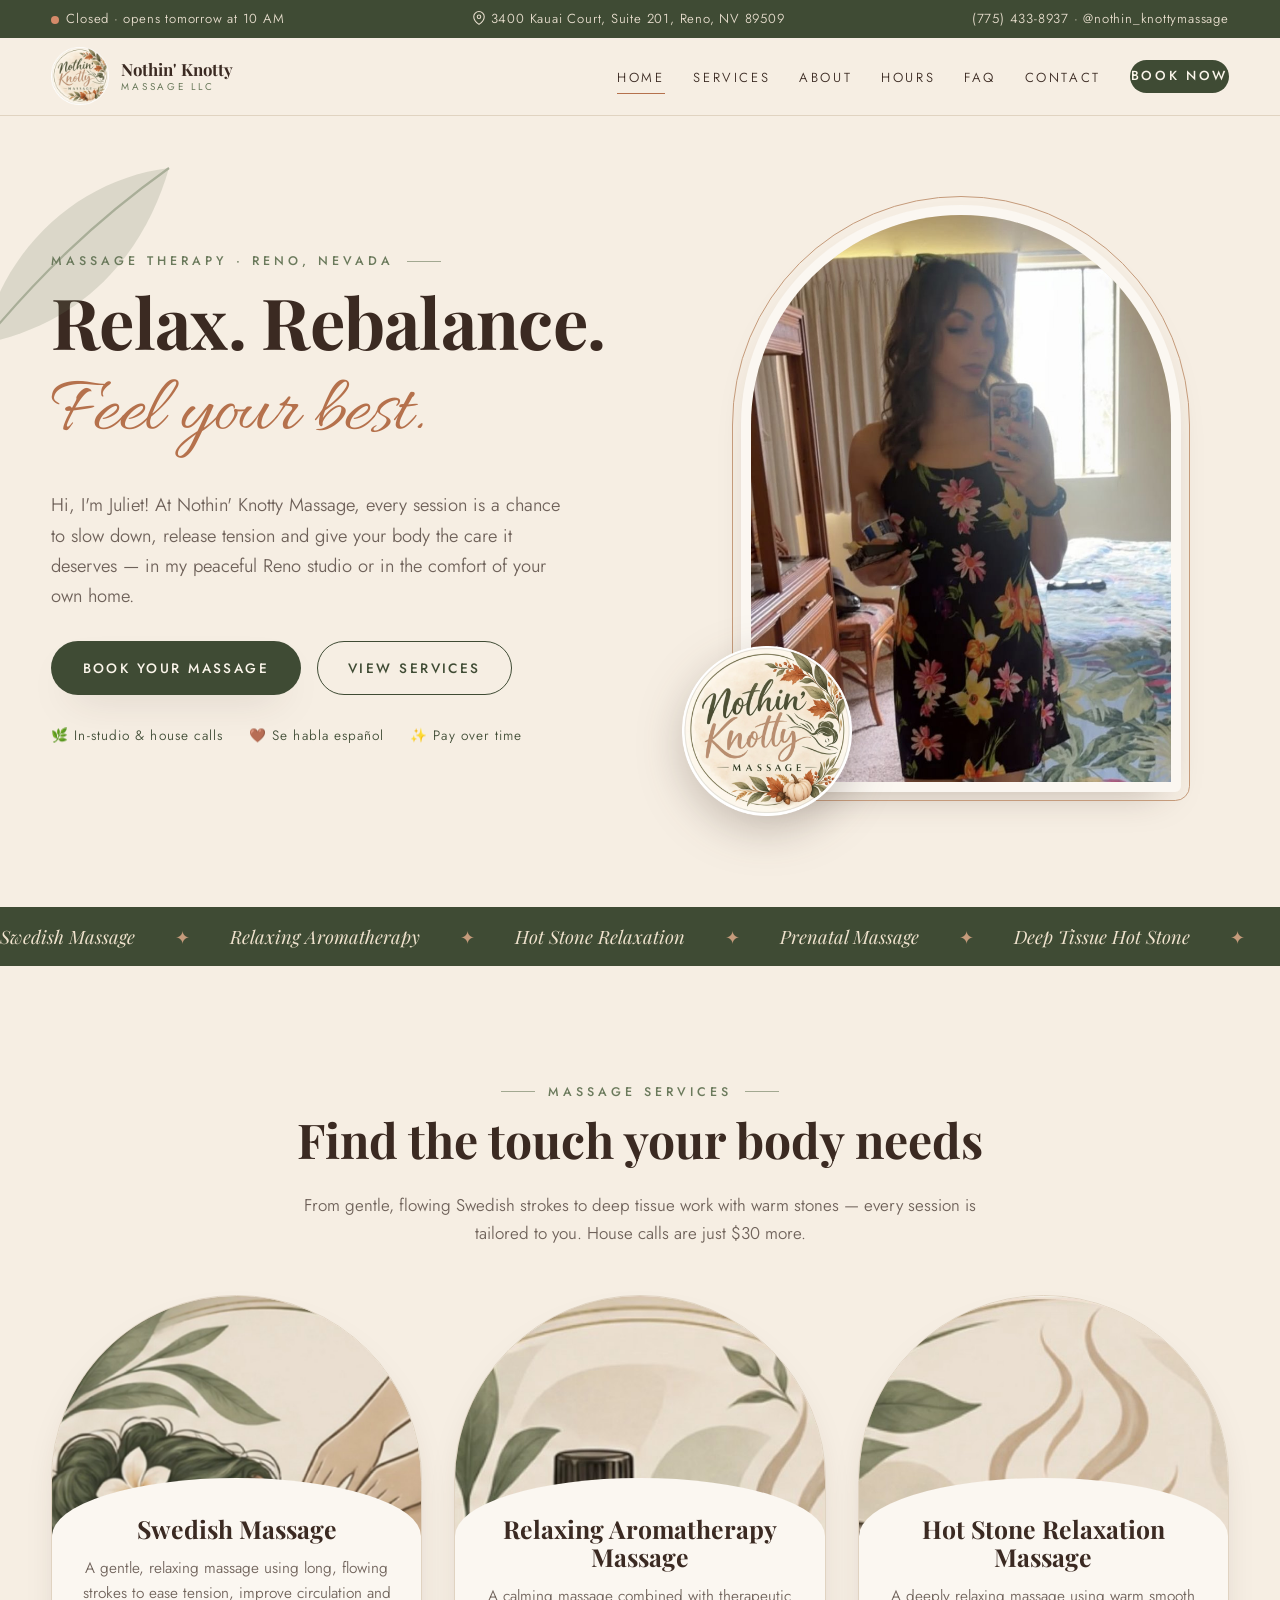
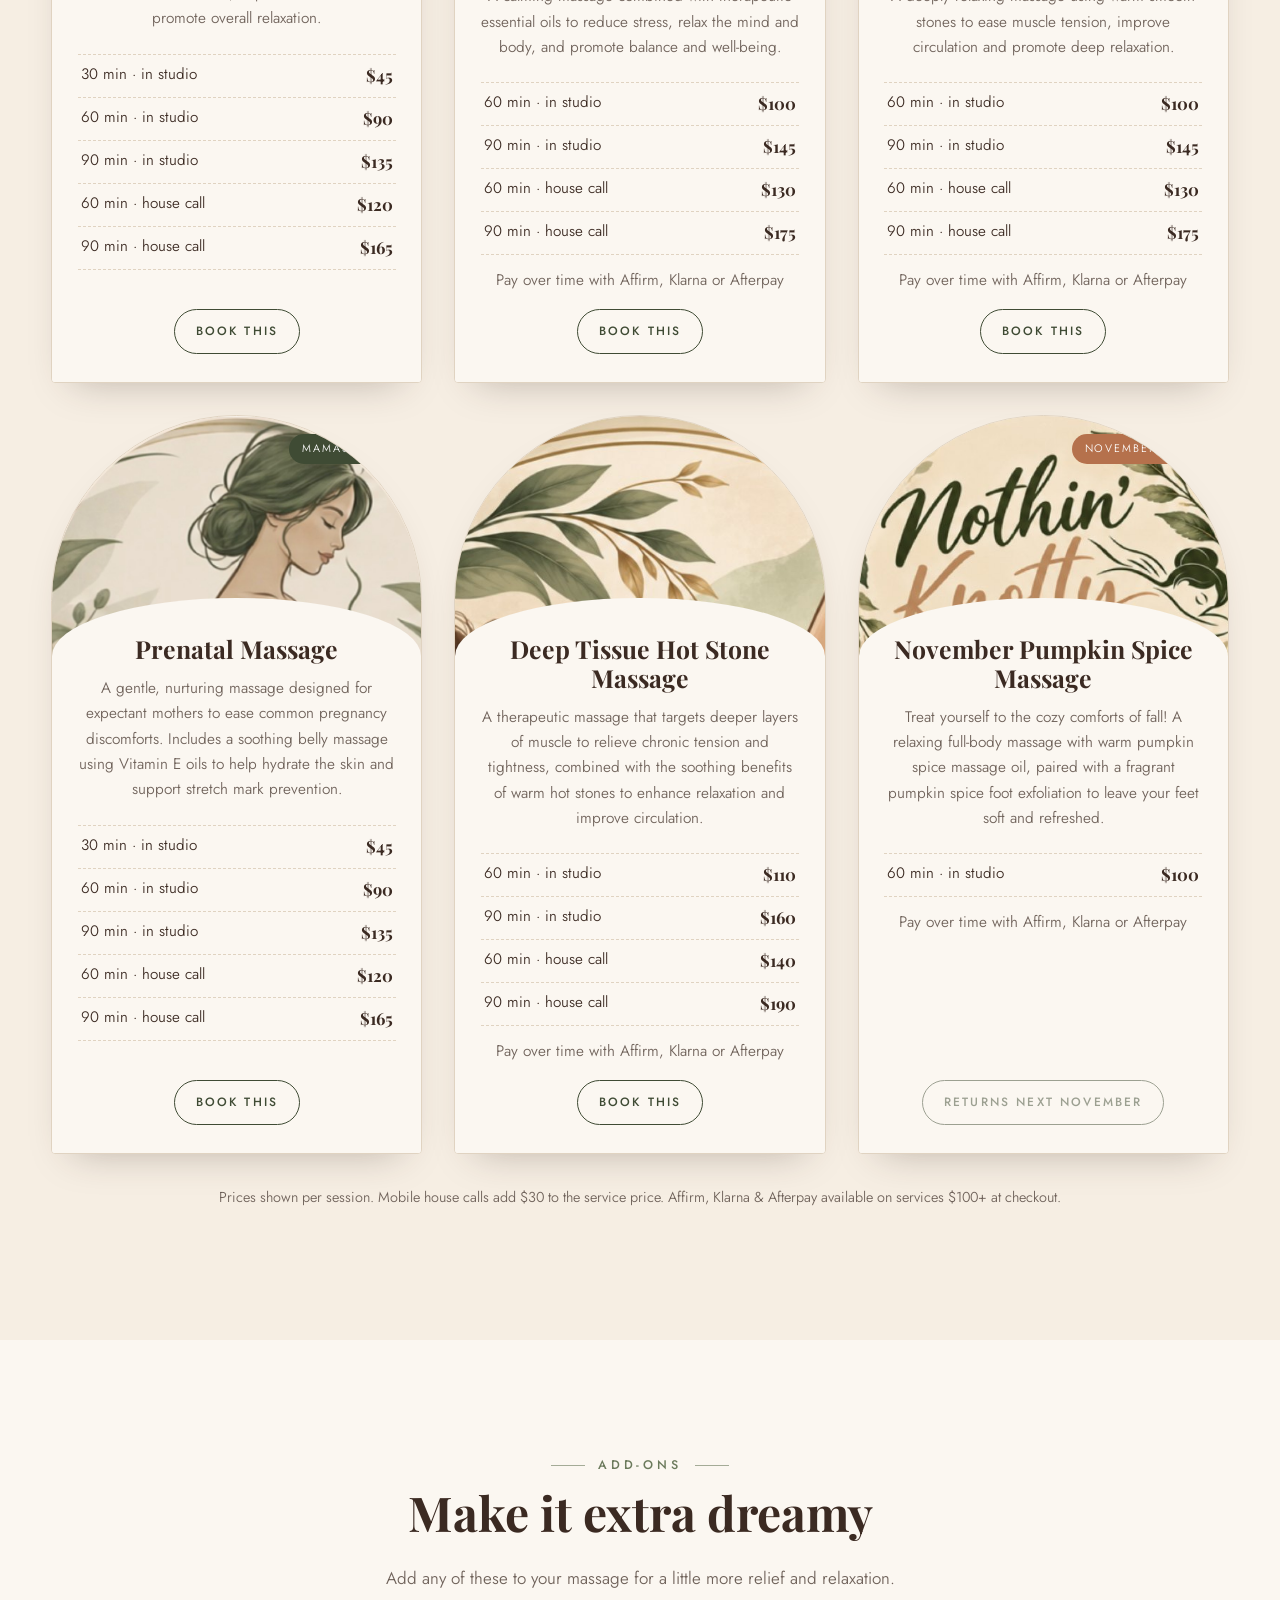
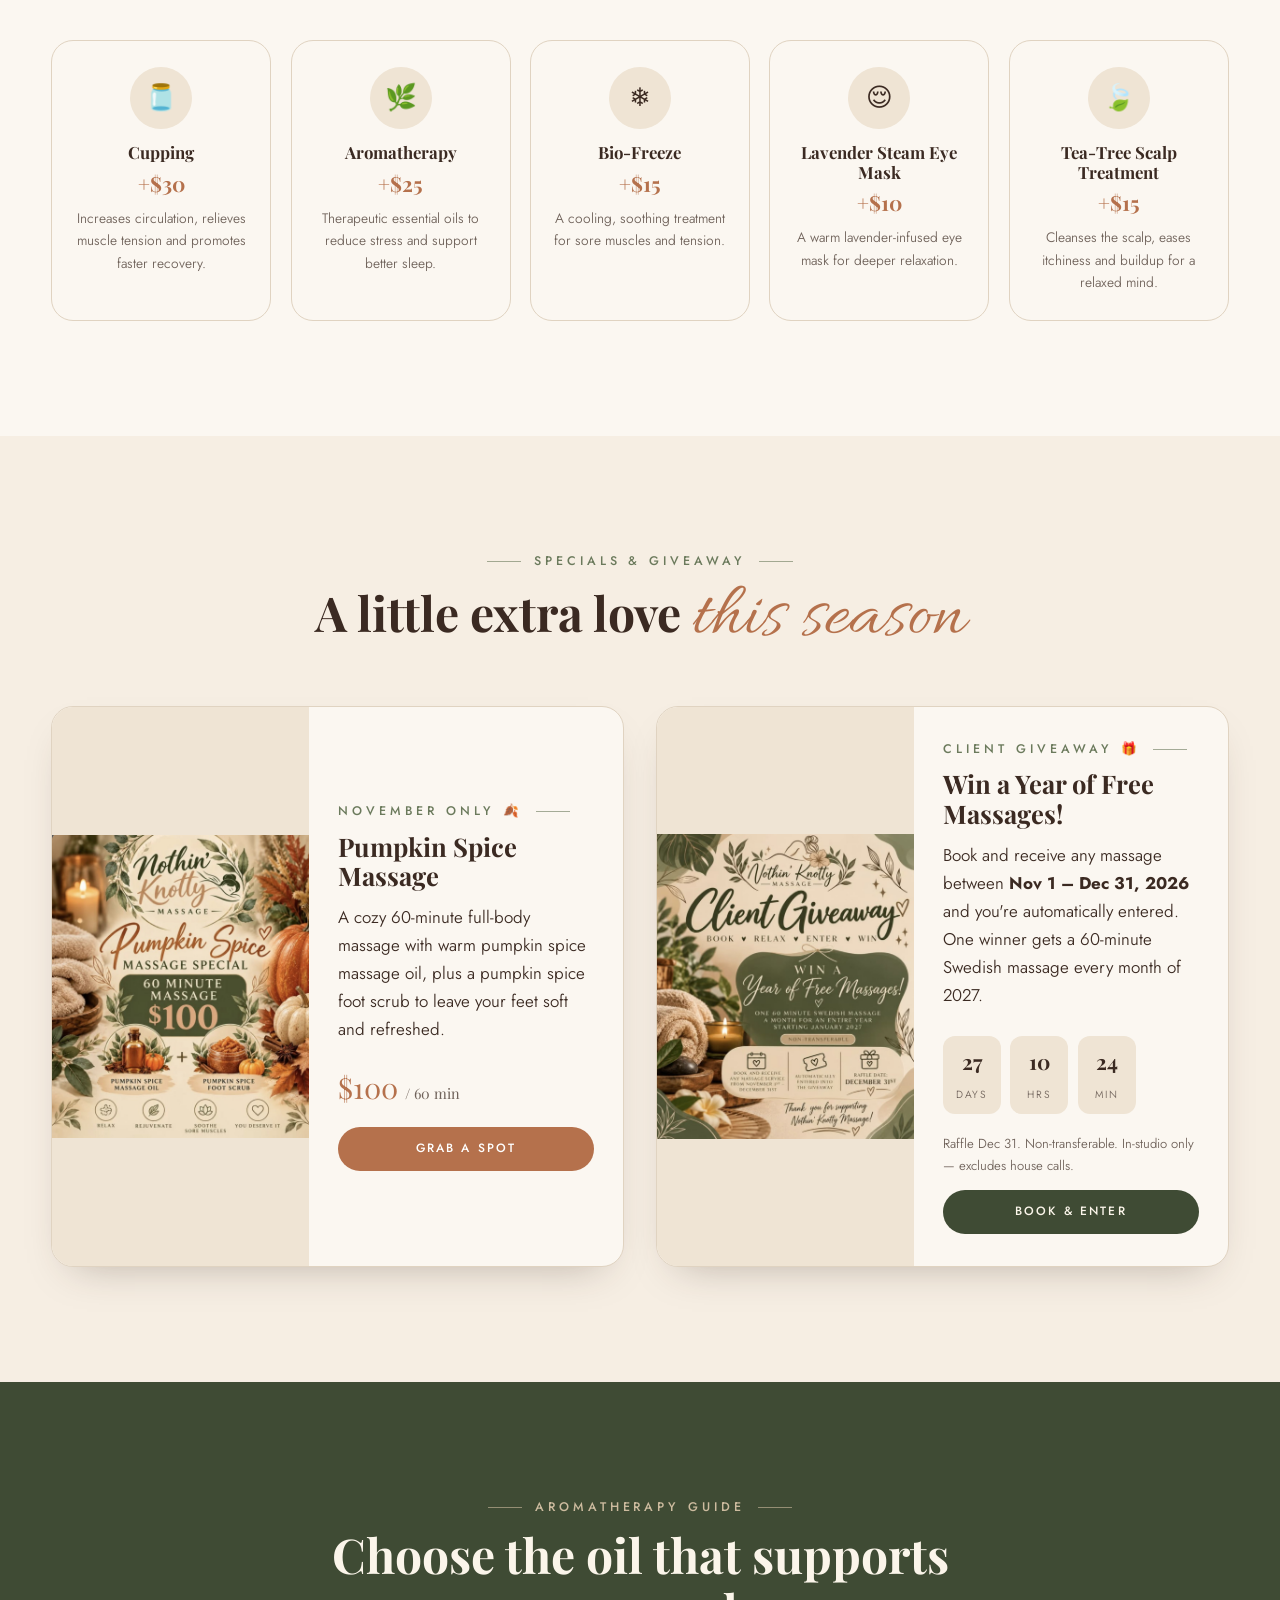
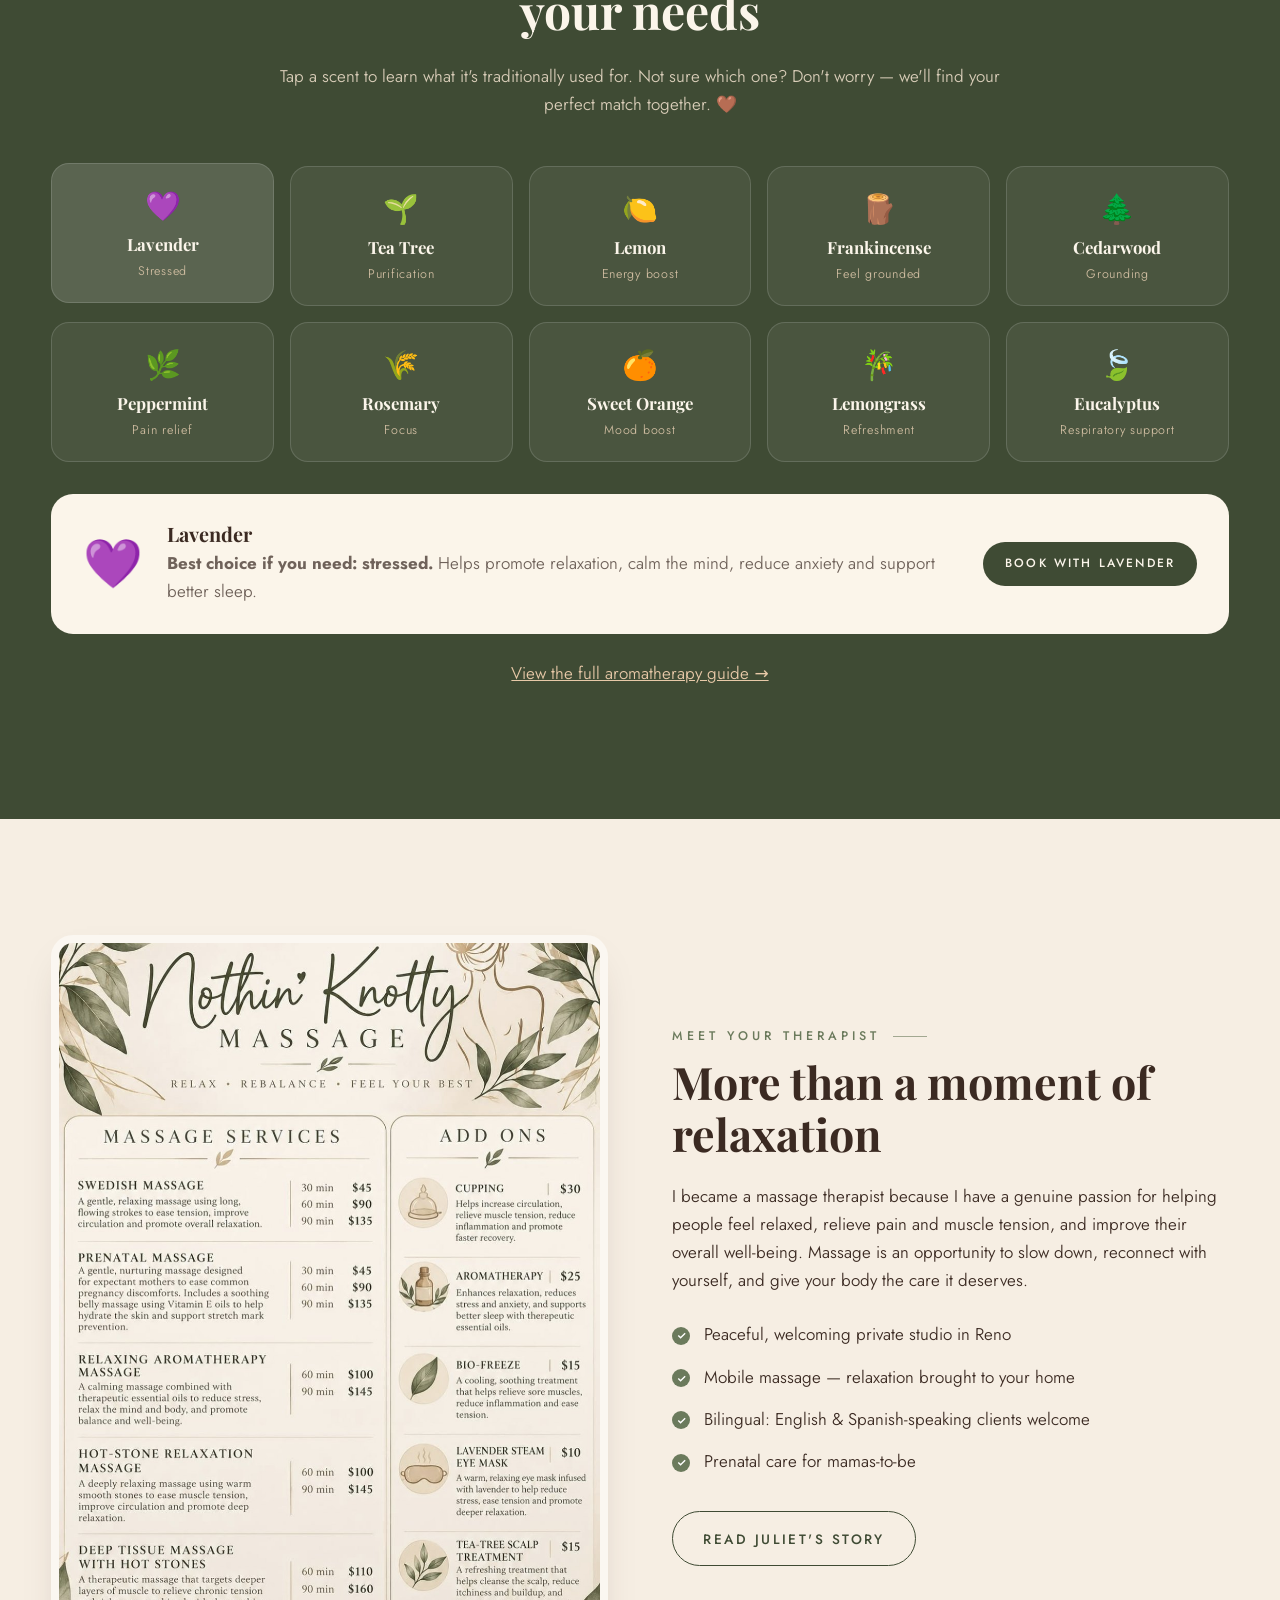
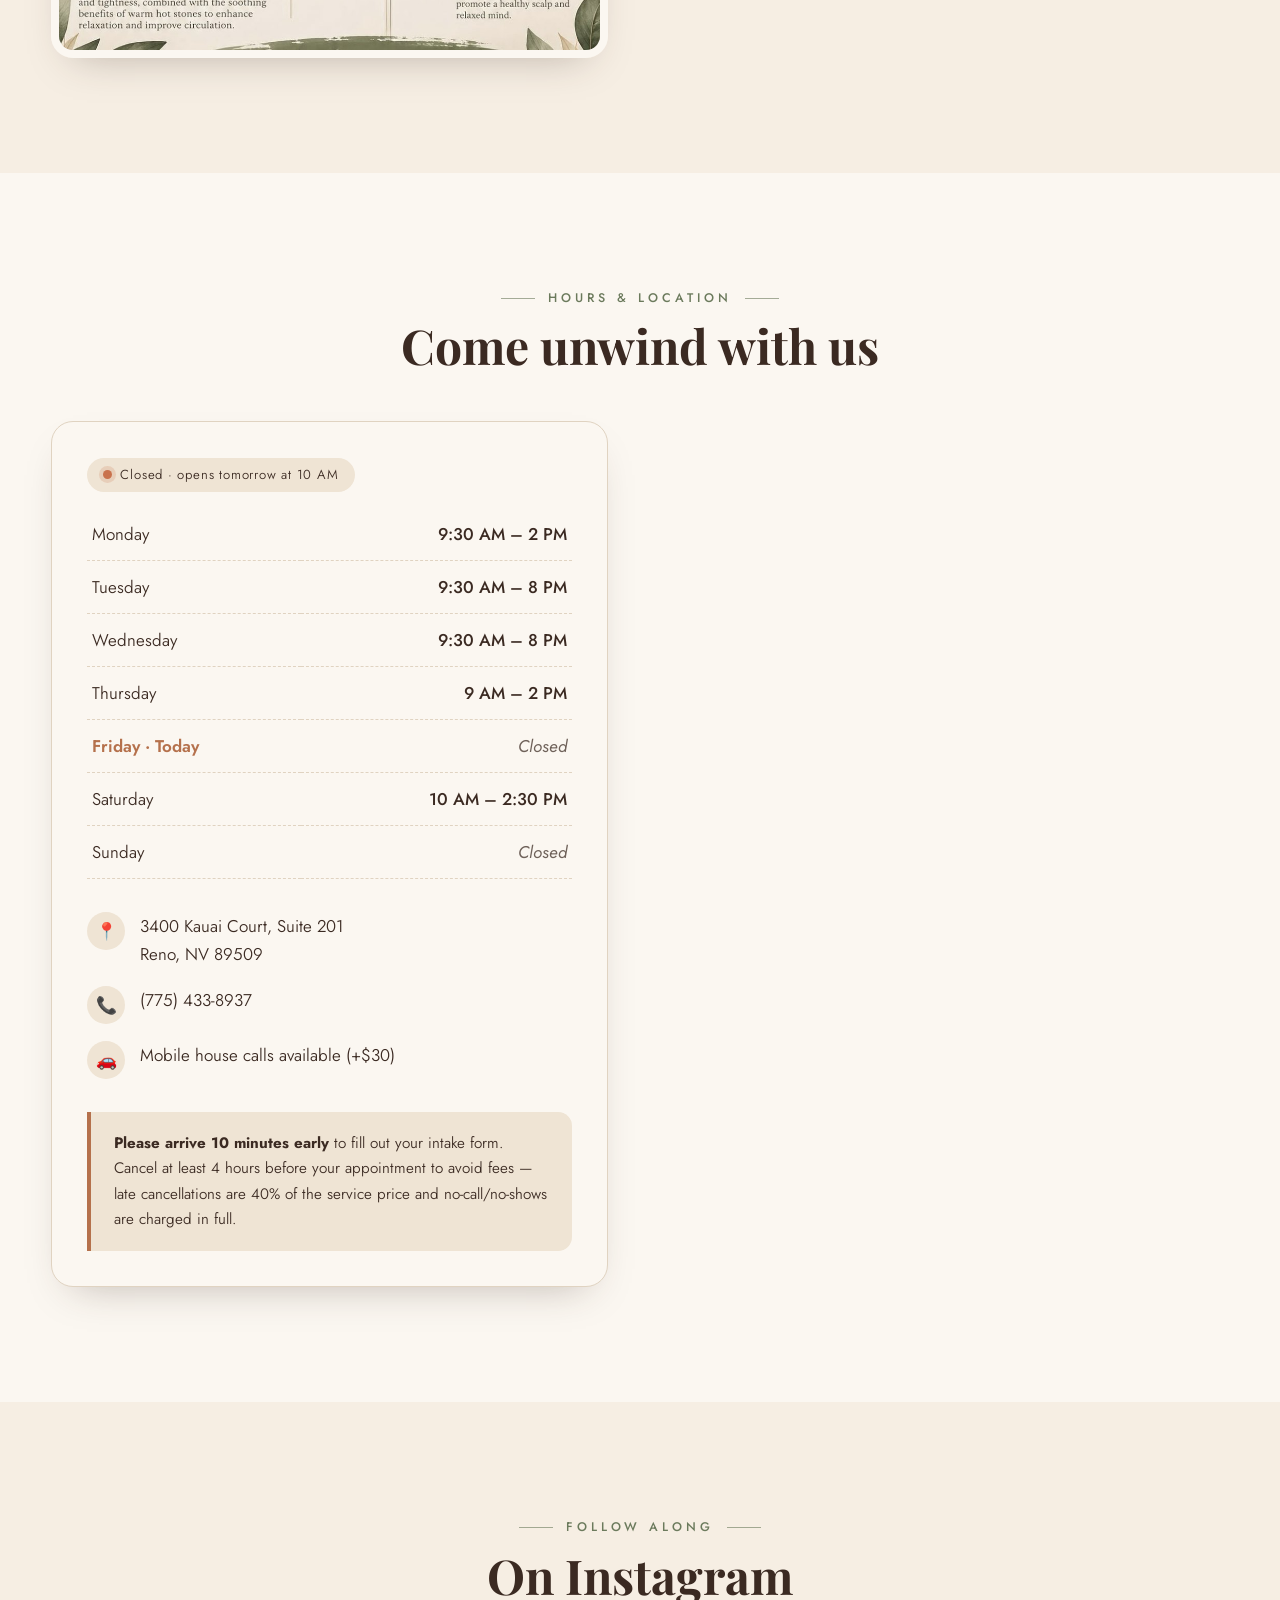
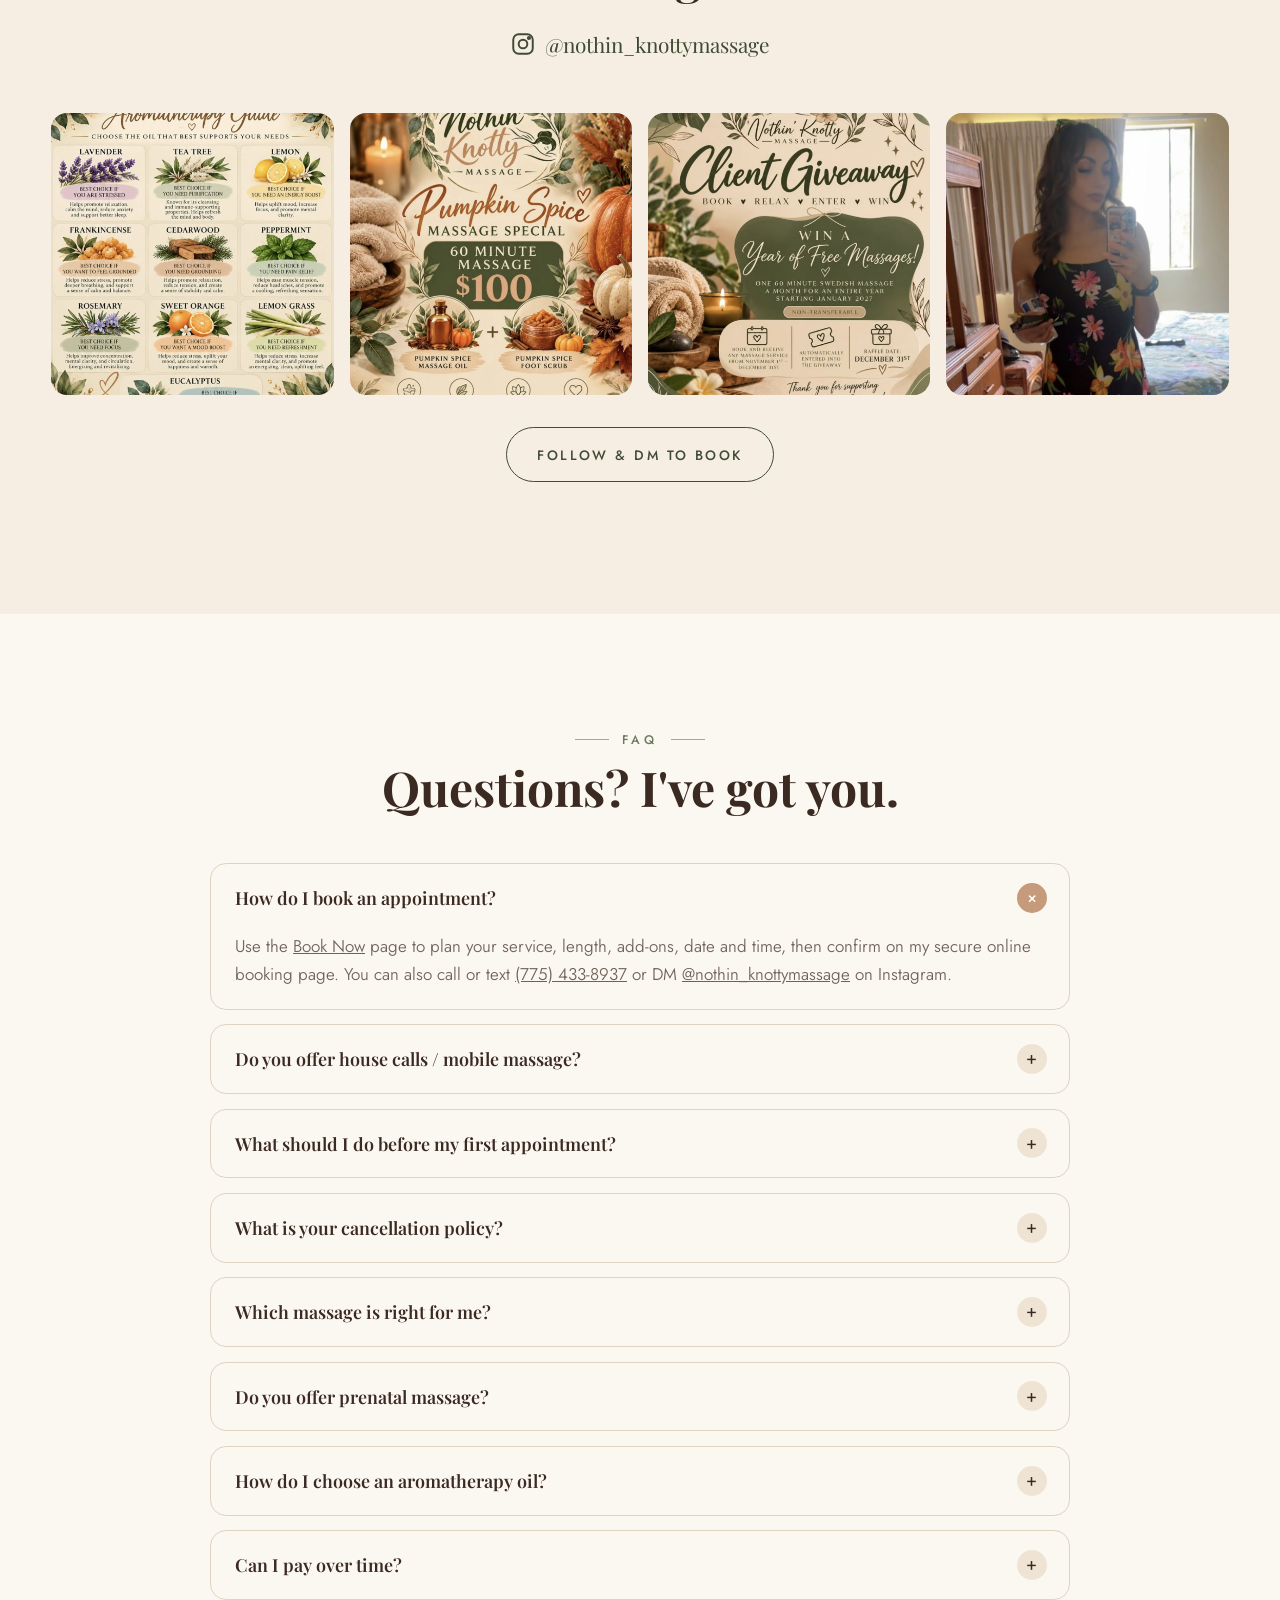
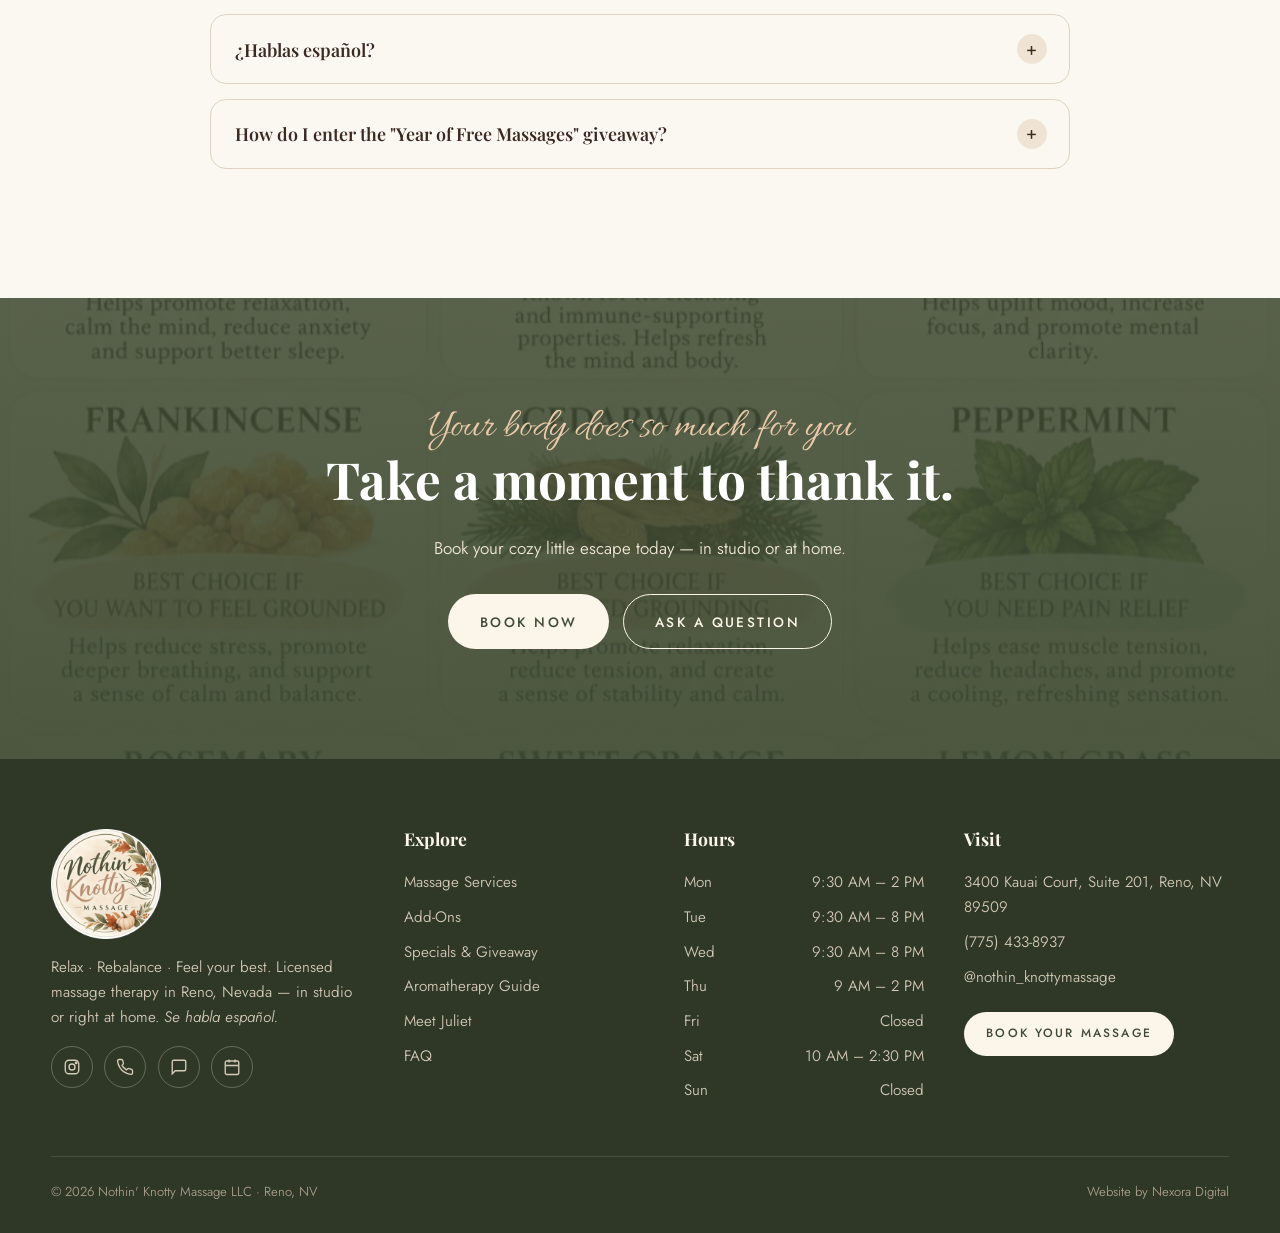
<file: index.html>
<!DOCTYPE html>
<html lang="en">
<head>
  <meta charset="UTF-8">
  <meta name="viewport" content="width=device-width, initial-scale=1">
  <title>Nothin' Knotty Massage LLC | Massage Therapy in Reno, NV</title>
  <meta name="description" content="Nothin' Knotty Massage LLC — Swedish, aromatherapy, hot stone, deep tissue and prenatal massage in Reno, NV. In-studio and mobile house calls. Se habla español. Book online.">
  <meta property="og:title" content="Nothin' Knotty Massage LLC | Reno, NV">
  <meta property="og:description" content="Relax · Rebalance · Feel your best. Massage therapy in Reno — in studio or at home.">
  <meta property="og:image" content="images/logo.png">
  <meta property="og:type" content="website">
  <meta name="theme-color" content="#3f4b34">
  <link rel="icon" type="image/png" href="images/favicon.png">
  <link rel="apple-touch-icon" href="images/apple-touch-icon.png">
  <link rel="preconnect" href="https://fonts.googleapis.com">
  <link rel="preconnect" href="https://fonts.gstatic.com" crossorigin>
  <link href="https://fonts.googleapis.com/css2?family=Allura&family=Jost:wght@300;400;500;600&family=Playfair+Display:ital,wght@0,500;0,700;1,500&display=swap" rel="stylesheet">
  <link rel="stylesheet" href="css/styles.css">
  <script type="application/ld+json">
  {
    "@context":"https://schema.org",
    "@type":"HealthAndBeautyBusiness",
    "name":"Nothin' Knotty Massage LLC",
    "image":"images/logo.png",
    "telephone":"+1-775-433-8937",
    "address":{"@type":"PostalAddress","streetAddress":"3400 Kauai Court, Suite 201","addressLocality":"Reno","addressRegion":"NV","postalCode":"89509","addressCountry":"US"},
    "sameAs":["https://www.instagram.com/nothin_knottymassage/","https://nothinknottymassage.glossgenius.com/"],
    "priceRange":"$45-$190",
    "knowsLanguage":["en","es"],
    "openingHoursSpecification":[
      {"@type":"OpeningHoursSpecification","dayOfWeek":"Monday","opens":"09:30","closes":"14:00"},
      {"@type":"OpeningHoursSpecification","dayOfWeek":["Tuesday","Wednesday"],"opens":"09:30","closes":"20:00"},
      {"@type":"OpeningHoursSpecification","dayOfWeek":"Thursday","opens":"09:00","closes":"14:00"},
      {"@type":"OpeningHoursSpecification","dayOfWeek":"Saturday","opens":"10:00","closes":"14:30"}
    ]
  }
  </script>
</head>
<body data-page="home">
  <header id="site-header"></header>

  <main>
    <!-- HERO -->
    <section class="hero">
      <svg class="leaf" style="top:30px;left:-40px;width:220px" viewBox="0 0 200 200" fill="#6b7a5c"><path d="M20 180C40 90 110 30 190 20c-20 70-70 140-170 160z" opacity=".35"/><path d="M20 180C70 120 120 70 190 20" stroke="#6b7a5c" stroke-width="2" fill="none"/></svg>
      <div class="container">
        <div class="reveal">
          <div class="eyebrow left">Massage therapy · Reno, Nevada</div>
          <h1>Relax. Rebalance.<span class="script">Feel your best.</span></h1>
          <p class="lead">Hi, I'm Juliet! At Nothin' Knotty Massage, every session is a chance to slow down, release tension and give your body the care it deserves — in my peaceful Reno studio or in the comfort of your own home.</p>
          <div class="hero-ctas">
            <a class="btn btn-primary" href="booking.html">Book Your Massage</a>
            <a class="btn btn-ghost" href="#services">View Services</a>
          </div>
          <div class="hero-badges">
            <span>🌿 In-studio &amp; house calls</span>
            <span>🤎 Se habla español</span>
            <span>✨ Pay over time</span>
          </div>
        </div>
        <div class="hero-art reveal">
          <div class="hero-arch"><img src="images/juliet.jpg" alt="Juliet, licensed massage therapist and owner of Nothin' Knotty Massage"></div>
          <img class="hero-logo" src="images/logo.png" alt="">
        </div>
      </div>
    </section>

    <div class="marquee" aria-hidden="true"><div class="marquee-track">
      <span>Swedish Massage</span><span>Relaxing Aromatherapy</span><span>Hot Stone Relaxation</span><span>Prenatal Massage</span><span>Deep Tissue Hot Stone</span><span>Mobile House Calls</span>
      <span>Swedish Massage</span><span>Relaxing Aromatherapy</span><span>Hot Stone Relaxation</span><span>Prenatal Massage</span><span>Deep Tissue Hot Stone</span><span>Mobile House Calls</span>
    </div></div>

    <!-- SERVICES -->
    <section class="section" id="services">
      <div class="container">
        <div class="section-head reveal">
          <div class="eyebrow">Massage Services</div>
          <h2>Find the touch your body needs</h2>
          <p>From gentle, flowing Swedish strokes to deep tissue work with warm stones — every session is tailored to you. House calls are just $30 more.</p>
        </div>
        <div class="services-grid" data-services></div>
        <p class="note">Prices shown per session. Mobile house calls add $30 to the service price. Affirm, Klarna &amp; Afterpay available on services $100+ at checkout.</p>
      </div>
    </section>

    <!-- ADD-ONS -->
    <section class="section bg-paper" id="addons">
      <div class="container">
        <div class="section-head reveal">
          <div class="eyebrow">Add-Ons</div>
          <h2>Make it extra dreamy</h2>
          <p>Add any of these to your massage for a little more relief and relaxation.</p>
        </div>
        <div class="addons" data-addons></div>
      </div>
    </section>

    <!-- SPECIALS -->
    <section class="section" id="specials">
      <div class="container">
        <div class="section-head reveal">
          <div class="eyebrow">Specials &amp; Giveaway</div>
          <h2>A little extra love <span class="script">this season</span></h2>
        </div>
        <div class="promos">
          <article class="promo reveal">
            <a href="images/pumpkin-spice-special.jpg" data-lightbox="Pumpkin Spice Massage Special"><img src="images/pumpkin-spice-special.jpg" alt="Pumpkin Spice Massage Special flyer — 60 minute massage $100" loading="lazy"></a>
            <div class="inner">
              <div class="eyebrow left">November only 🍂</div>
              <h3>Pumpkin Spice Massage</h3>
              <p>A cozy 60-minute full-body massage with warm pumpkin spice massage oil, plus a pumpkin spice foot scrub to leave your feet soft and refreshed.</p>
              <p style="font-family:var(--serif);font-size:1.8rem;color:var(--clay);margin:.2rem 0 1rem">$100 <small style="font-size:.9rem;color:var(--muted)">/ 60 min</small></p>
              <a class="btn btn-clay btn-sm" href="booking.html?service=pumpkin">Grab a spot</a>
            </div>
          </article>
          <article class="promo reveal">
            <a href="images/client-giveaway.jpg" data-lightbox="Client Giveaway"><img src="images/client-giveaway.jpg" alt="Client Giveaway flyer — win a year of free massages" loading="lazy"></a>
            <div class="inner">
              <div class="eyebrow left">Client giveaway 🎁</div>
              <h3>Win a Year of Free Massages!</h3>
              <p>Book and receive any massage between <strong>Nov 1 – Dec 31, 2026</strong> and you're automatically entered. One winner gets a 60-minute Swedish massage every month of 2027.</p>
              <div class="countdown" data-countdown="2026-12-31T23:59:00-08:00"></div>
              <p style="font-size:.82rem;color:var(--muted)">Raffle Dec 31. Non-transferable. In-studio only — excludes house calls.</p>
              <a class="btn btn-primary btn-sm" href="booking.html">Book &amp; enter</a>
            </div>
          </article>
        </div>
      </div>
    </section>

    <!-- AROMATHERAPY -->
    <section class="section bg-olive" id="aromatherapy">
      <div class="container">
        <div class="section-head reveal">
          <div class="eyebrow">Aromatherapy Guide</div>
          <h2>Choose the oil that supports your needs</h2>
          <p style="color:#d9cdb8">Tap a scent to learn what it's traditionally used for. Not sure which one? Don't worry — we'll find your perfect match together. 🤎</p>
        </div>
        <div class="oils reveal" data-oils></div>
        <div class="oil-detail reveal" data-oil-detail></div>
        <p style="text-align:center;margin-top:1.6rem"><a href="images/aromatherapy-guide.jpg" data-lightbox="Aromatherapy Guide" style="color:#e8c9a8">View the full aromatherapy guide →</a></p>
      </div>
    </section>

    <!-- WHY / ABOUT TEASER -->
    <section class="section">
      <div class="container split">
        <div class="reveal"><div class="frame"><img src="images/menu.jpg" alt="Nothin' Knotty Massage service menu" loading="lazy"></div></div>
        <div class="reveal">
          <div class="eyebrow left">Meet your therapist</div>
          <h2 style="font-size:clamp(2rem,4vw,2.8rem)">More than a moment of relaxation</h2>
          <p>I became a massage therapist because I have a genuine passion for helping people feel relaxed, relieve pain and muscle tension, and improve their overall well-being. Massage is an opportunity to slow down, reconnect with yourself, and give your body the care it deserves.</p>
          <ul class="checks">
            <li>Peaceful, welcoming private studio in Reno</li>
            <li>Mobile massage — relaxation brought to your home</li>
            <li>Bilingual: English &amp; Spanish-speaking clients welcome</li>
            <li>Prenatal care for mamas-to-be</li>
          </ul>
          <a class="btn btn-ghost" href="about.html">Read Juliet's story</a>
        </div>
      </div>
    </section>

    <!-- HOURS & LOCATION -->
    <section class="section bg-paper" id="hours">
      <div class="container">
        <div class="section-head reveal">
          <div class="eyebrow">Hours &amp; Location</div>
          <h2>Come unwind with us</h2>
        </div>
        <div class="split" style="align-items:stretch">
          <div class="hours-card reveal">
            <div class="status-pill"><i></i>…</div>
            <table class="hours-table"><tbody data-hours-table></tbody></table>
            <ul class="info-list" style="margin-top:1.5rem">
              <li><span class="i">📍</span><a href="https://www.google.com/maps/search/?api=1&query=3400+Kauai+Court+201+Reno+NV+89509" target="_blank" rel="noopener">3400 Kauai Court, Suite 201<br>Reno, NV 89509</a></li>
              <li><span class="i">📞</span><a href="tel:+17754338937">(775) 433-8937</a></li>
              <li><span class="i">🚗</span><span>Mobile house calls available (+$30)</span></li>
            </ul>
            <div class="policy"><strong>Please arrive 10 minutes early</strong> to fill out your intake form. Cancel at least 4 hours before your appointment to avoid fees — late cancellations are 40% of the service price and no-call/no-shows are charged in full.</div>
          </div>
          <div class="reveal"><iframe class="map" title="Map to Nothin' Knotty Massage" loading="lazy" referrerpolicy="no-referrer-when-downgrade" src="https://www.google.com/maps?q=3400+Kauai+Court+201+Reno+NV+89509&output=embed"></iframe></div>
        </div>
      </div>
    </section>

    <!-- INSTAGRAM -->
    <section class="section" id="instagram">
      <div class="container">
        <div class="section-head reveal">
          <div class="eyebrow">Follow along</div>
          <h2>On Instagram</h2>
          <a class="ig-handle" href="https://www.instagram.com/nothin_knottymassage/" target="_blank" rel="noopener">
            <svg width="26" height="26" viewBox="0 0 24 24" fill="none" stroke="currentColor" stroke-width="1.8"><rect x="3" y="3" width="18" height="18" rx="5"/><circle cx="12" cy="12" r="4"/><circle cx="17.5" cy="6.5" r="1" fill="currentColor"/></svg>@nothin_knottymassage
          </a>
        </div>
        <div class="ig-grid reveal">
          <a href="https://www.instagram.com/nothin_knottymassage/" target="_blank" rel="noopener"><img src="images/aromatherapy-guide.jpg" alt="Aromatherapy guide post" loading="lazy"></a>
          <a href="https://www.instagram.com/nothin_knottymassage/" target="_blank" rel="noopener"><img src="images/pumpkin-spice-special.jpg" alt="Pumpkin spice special post" loading="lazy"></a>
          <a href="https://www.instagram.com/nothin_knottymassage/" target="_blank" rel="noopener"><img src="images/client-giveaway.jpg" alt="Client giveaway post" loading="lazy"></a>
          <a href="https://www.instagram.com/nothin_knottymassage/" target="_blank" rel="noopener"><img src="images/juliet.jpg" alt="Meet Juliet post" loading="lazy" style="object-position:center 20%"></a>
        </div>
        <p style="text-align:center;margin-top:2rem"><a class="btn btn-ghost" href="https://www.instagram.com/nothin_knottymassage/" target="_blank" rel="noopener">Follow &amp; DM to book</a></p>
      </div>
    </section>

    <!-- FAQ -->
    <section class="section bg-paper" id="faq">
      <div class="container">
        <div class="section-head reveal">
          <div class="eyebrow">FAQ</div>
          <h2>Questions? I've got you.</h2>
        </div>
        <div class="faq reveal">
          <details open><summary>How do I book an appointment?</summary><div class="ans">Use the <a href="booking.html">Book Now</a> page to plan your service, length, add-ons, date and time, then confirm on my secure online booking page. You can also call or text <a href="tel:+17754338937">(775) 433-8937</a> or DM <a href="https://www.instagram.com/nothin_knottymassage/" target="_blank" rel="noopener">@nothin_knottymassage</a> on Instagram.</div></details>
          <details><summary>Do you offer house calls / mobile massage?</summary><div class="ans">Yes! I can bring the massage table and everything you need right to your home. Mobile massage is an additional $30 on top of the service price.</div></details>
          <details><summary>What should I do before my first appointment?</summary><div class="ans">Please arrive at least 10 minutes early to fill out a short intake form so I can learn about any areas of concern, injuries or preferences. Wear something comfortable, stay hydrated and avoid a heavy meal right before your session.</div></details>
          <details><summary>What is your cancellation policy?</summary><div class="ans">Please cancel at least 4 hours before your appointment time to avoid fees. Late cancellations are charged 40% of the service price, and no-call/no-shows are charged the full service price. Thank you for understanding!</div></details>
          <details><summary>Which massage is right for me?</summary><div class="ans">Swedish is perfect for general relaxation. Aromatherapy adds therapeutic essential oils for stress relief. Hot Stone uses warmth to melt tension, and Deep Tissue Hot Stone targets chronic tightness in deeper muscle layers. Not sure? Book what feels closest and we'll tailor the session together.</div></details>
          <details><summary>Do you offer prenatal massage?</summary><div class="ans">Yes — my prenatal massage is gentle and nurturing, designed to ease common pregnancy discomforts, and includes a soothing belly massage with Vitamin E oils to hydrate the skin and support stretch mark prevention. Please check with your healthcare provider if you have any concerns about massage during pregnancy.</div></details>
          <details><summary>How do I choose an aromatherapy oil?</summary><div class="ans">Check out the <a href="#aromatherapy">aromatherapy guide</a> above — lavender for stress, peppermint for tension relief, eucalyptus for easier breathing and more. You can add aromatherapy to any massage for $25, or let me help you pick when you arrive.</div></details>
          <details><summary>Can I pay over time?</summary><div class="ans">Yes — services $100 and up can be paid with Affirm, Klarna or Afterpay at checkout on the booking page, as low as about $9/month or interest-free.</div></details>
          <details><summary>¿Hablas español?</summary><div class="ans">¡Sí! I'm happy to welcome both English- and Spanish-speaking clients. Feel free to message me in either language.</div></details>
          <details><summary>How do I enter the "Year of Free Massages" giveaway?</summary><div class="ans">Book and receive any massage service between November 1 and December 31, 2026 and you're automatically entered. The raffle is December 31. The prize is one 60-minute Swedish massage per month for all of 2027 — non-transferable, in-studio only (excludes house calls).</div></details>
        </div>
      </div>
    </section>

    <section class="cta-band">
      <div class="container reveal">
        <span class="script" style="font-size:2.6rem">Your body does so much for you</span>
        <h2>Take a moment to thank it.</h2>
        <p style="max-width:560px;margin:0 auto 2rem">Book your cozy little escape today — in studio or at home.</p>
        <a class="btn btn-light" href="booking.html">Book Now</a>
        <a class="btn" style="border-color:#fbf5ea;color:#fbf5ea;margin-left:.6rem" href="contact.html">Ask a Question</a>
      </div>
    </section>
  </main>

  <div id="site-footer"></div>
  <script src="js/main.js"></script>
</body>
</html>
</file>
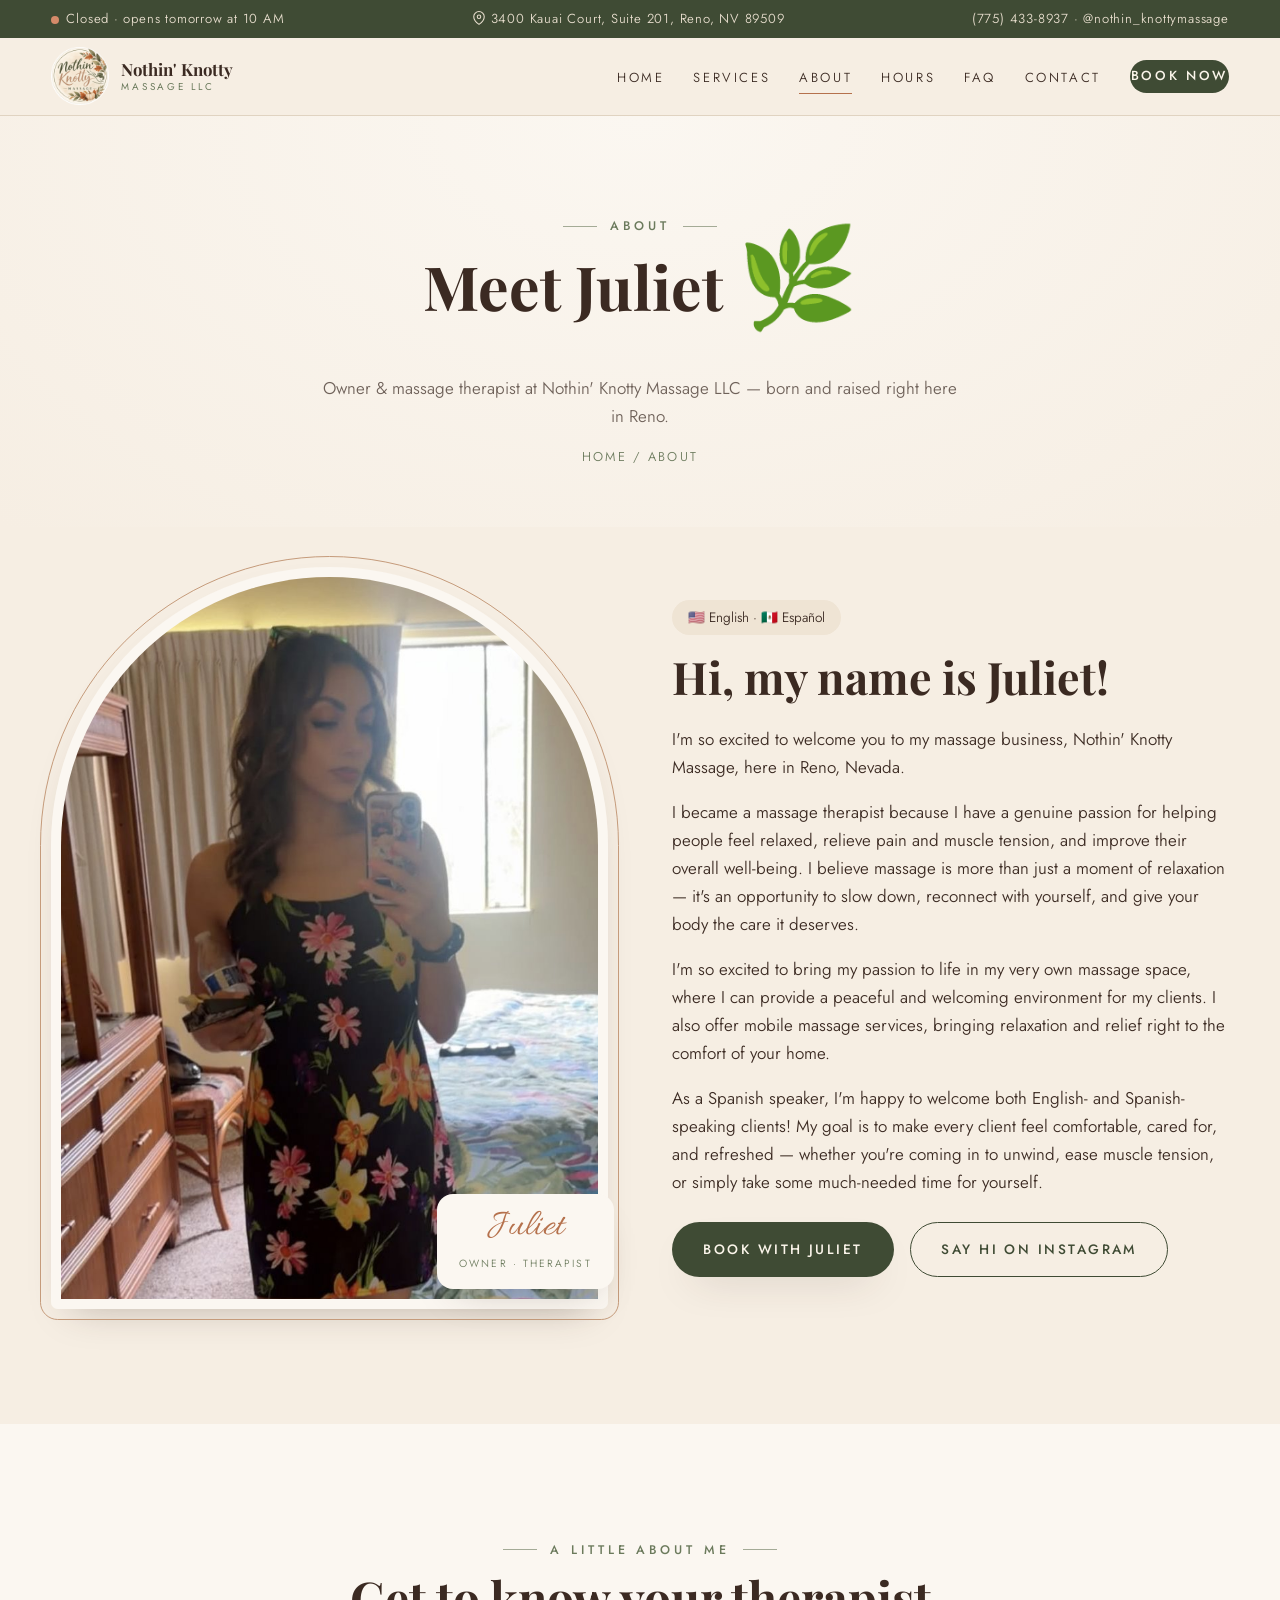
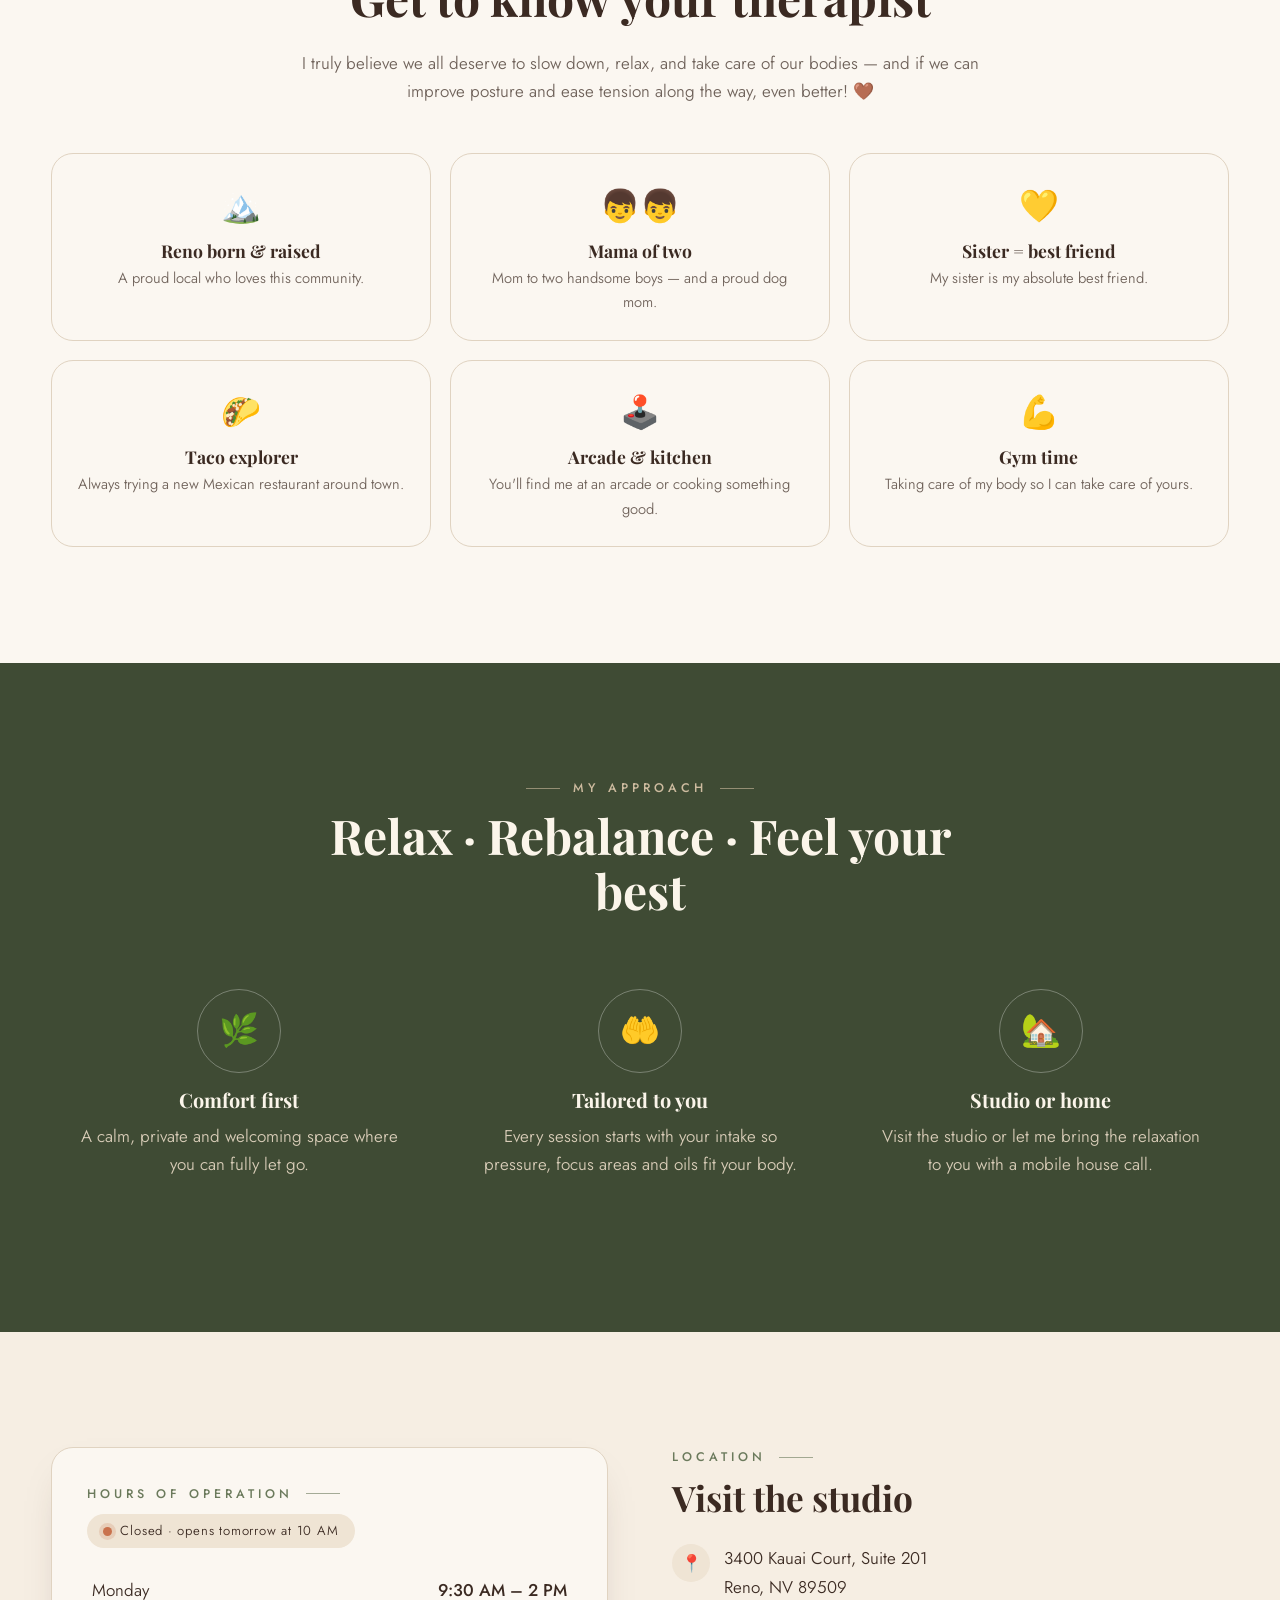
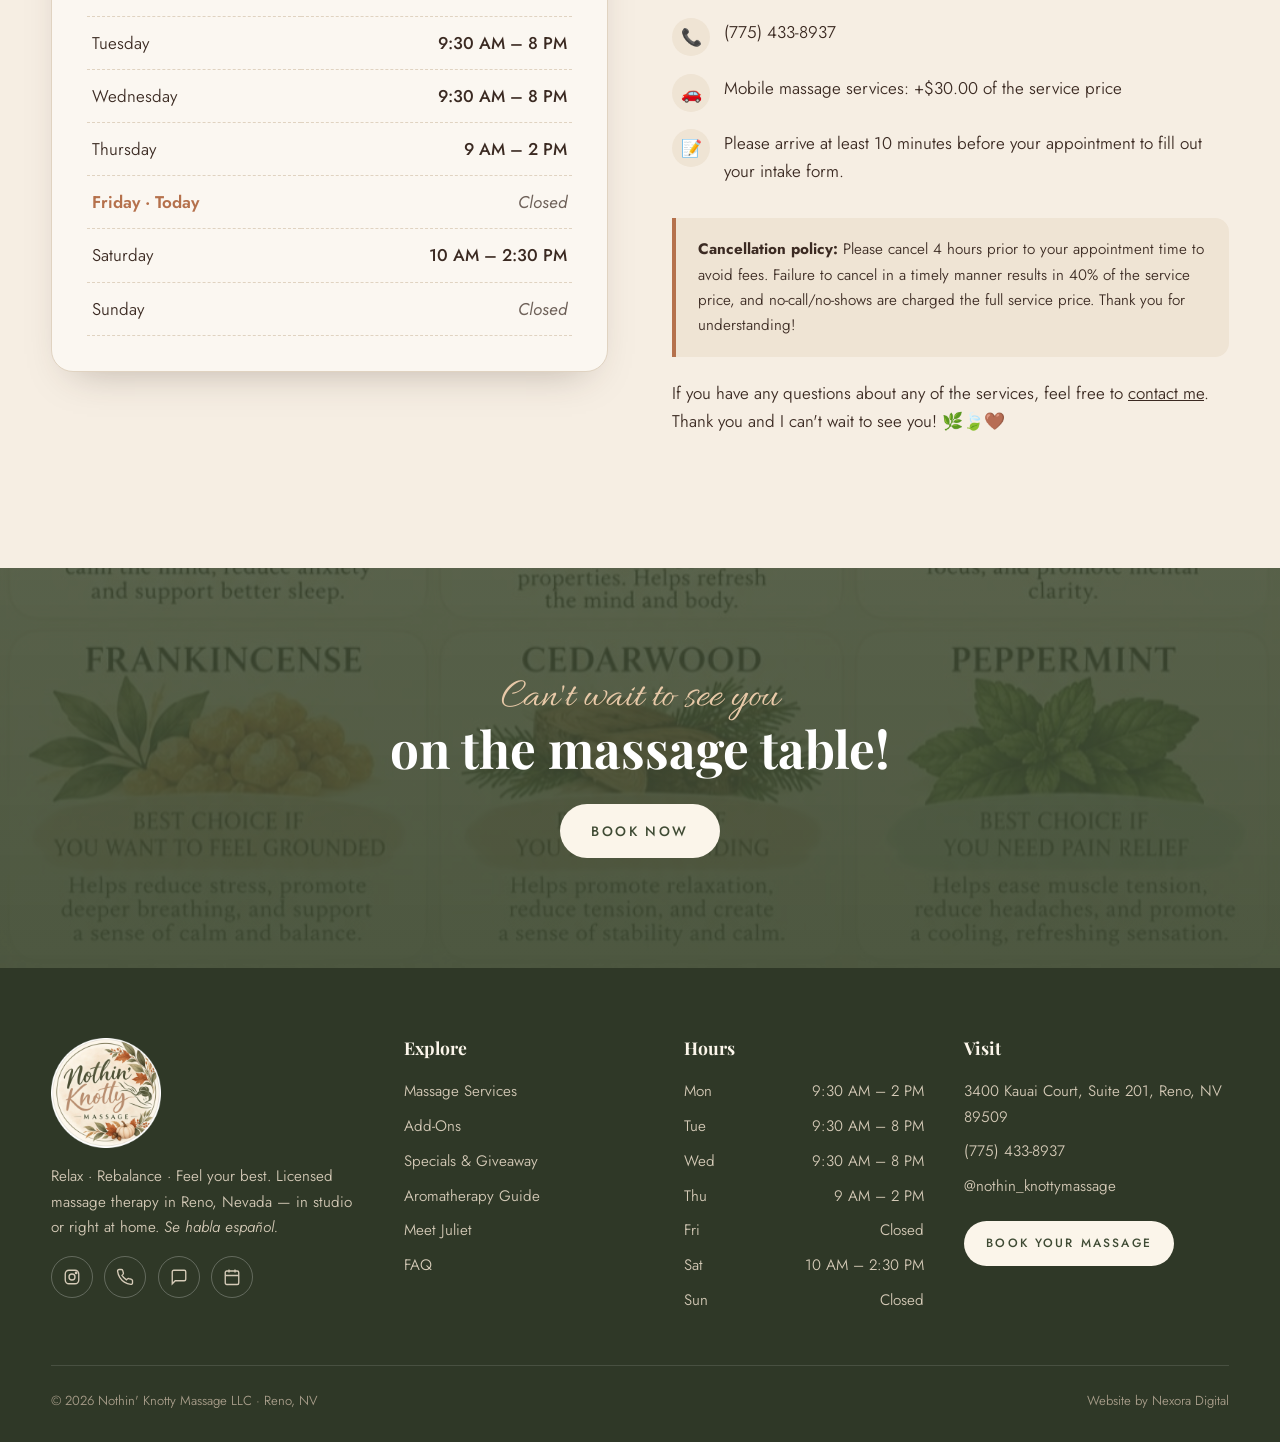
<file: about.html>
<!DOCTYPE html>
<html lang="en">
<head>
  <meta charset="UTF-8">
  <meta name="viewport" content="width=device-width, initial-scale=1">
  <title>About Juliet | Nothin' Knotty Massage LLC — Reno, NV</title>
  <meta name="description" content="Meet Juliet, Reno-born massage therapist and owner of Nothin' Knotty Massage LLC. Hours, location, mobile massage and policies.">
  <meta property="og:title" content="Nothin' Knotty Massage LLC | Reno, NV">
  <meta property="og:description" content="Relax · Rebalance · Feel your best. Massage therapy in Reno — in studio or at home.">
  <meta property="og:image" content="images/logo.png">
  <meta property="og:type" content="website">
  <meta name="theme-color" content="#3f4b34">
  <link rel="icon" type="image/png" href="images/favicon.png">
  <link rel="apple-touch-icon" href="images/apple-touch-icon.png">
  <link rel="preconnect" href="https://fonts.googleapis.com">
  <link rel="preconnect" href="https://fonts.gstatic.com" crossorigin>
  <link href="https://fonts.googleapis.com/css2?family=Allura&family=Jost:wght@300;400;500;600&family=Playfair+Display:ital,wght@0,500;0,700;1,500&display=swap" rel="stylesheet">
  <link rel="stylesheet" href="css/styles.css">
  </head>
<body data-page="about">
  <header id="site-header"></header>
  <main>

    <section class="page-hero">
      <div class="container">
        <div class="eyebrow">About</div>
        <h1>Meet Juliet <span class="script">🌿</span></h1>
        <p>Owner &amp; massage therapist at Nothin' Knotty Massage LLC — born and raised right here in Reno.</p>
        <div class="crumbs"><a href="index.html">Home</a> / About</div>
      </div>
    </section>

    <section class="section" style="padding-top:40px">
      <div class="container split">
        <div class="about-photo reveal">
          <div class="arch"><img src="images/juliet.jpg" alt="Juliet Fulton, massage therapist and owner of Nothin' Knotty Massage in Reno, NV"></div>
          <div class="sig"><span class="script">Juliet</span><small>Owner · Therapist</small></div>
        </div>
        <div class="reveal">
          <span class="lang">🇺🇸 English · 🇲🇽 Español</span>
          <h2 style="font-size:clamp(2rem,4vw,2.8rem)">Hi, my name is Juliet!</h2>
          <p>I'm so excited to welcome you to my massage business, Nothin' Knotty Massage, here in Reno, Nevada.</p>
          <p>I became a massage therapist because I have a genuine passion for helping people feel relaxed, relieve pain and muscle tension, and improve their overall well-being. I believe massage is more than just a moment of relaxation — it's an opportunity to slow down, reconnect with yourself, and give your body the care it deserves.</p>
          <p>I'm so excited to bring my passion to life in my very own massage space, where I can provide a peaceful and welcoming environment for my clients. I also offer mobile massage services, bringing relaxation and relief right to the comfort of your home.</p>
          <p>As a Spanish speaker, I'm happy to welcome both English- and Spanish-speaking clients! My goal is to make every client feel comfortable, cared for, and refreshed — whether you're coming in to unwind, ease muscle tension, or simply take some much-needed time for yourself.</p>
          <div style="display:flex;gap:1rem;flex-wrap:wrap;margin-top:1.6rem">
            <a class="btn btn-primary" href="booking.html">Book with Juliet</a>
            <a class="btn btn-ghost" href="https://www.instagram.com/nothin_knottymassage/" target="_blank" rel="noopener">Say hi on Instagram</a>
          </div>
        </div>
      </div>
    </section>

    <section class="section bg-paper">
      <div class="container">
        <div class="section-head reveal">
          <div class="eyebrow">A little about me</div>
          <h2>Get to know your therapist</h2>
          <p>I truly believe we all deserve to slow down, relax, and take care of our bodies — and if we can improve posture and ease tension along the way, even better! 🤎</p>
        </div>
        <div class="fun-facts">
          <div class="fact reveal"><div class="em">🏔️</div><h4>Reno born &amp; raised</h4><p>A proud local who loves this community.</p></div>
          <div class="fact reveal"><div class="em">👦👦</div><h4>Mama of two</h4><p>Mom to two handsome boys — and a proud dog mom.</p></div>
          <div class="fact reveal"><div class="em">💛</div><h4>Sister = best friend</h4><p>My sister is my absolute best friend.</p></div>
          <div class="fact reveal"><div class="em">🌮</div><h4>Taco explorer</h4><p>Always trying a new Mexican restaurant around town.</p></div>
          <div class="fact reveal"><div class="em">🕹️</div><h4>Arcade &amp; kitchen</h4><p>You'll find me at an arcade or cooking something good.</p></div>
          <div class="fact reveal"><div class="em">💪</div><h4>Gym time</h4><p>Taking care of my body so I can take care of yours.</p></div>
        </div>
      </div>
    </section>

    <section class="section bg-olive">
      <div class="container">
        <div class="section-head reveal">
          <div class="eyebrow">My approach</div>
          <h2>Relax · Rebalance · Feel your best</h2>
        </div>
        <div class="values">
          <div class="value reveal"><div class="ring">🌿</div><h3>Comfort first</h3><p>A calm, private and welcoming space where you can fully let go.</p></div>
          <div class="value reveal"><div class="ring">🤲</div><h3>Tailored to you</h3><p>Every session starts with your intake so pressure, focus areas and oils fit your body.</p></div>
          <div class="value reveal"><div class="ring">🏡</div><h3>Studio or home</h3><p>Visit the studio or let me bring the relaxation to you with a mobile house call.</p></div>
        </div>
      </div>
    </section>

    <section class="section" id="hours">
      <div class="container split" style="align-items:start">
        <div class="hours-card reveal">
          <div class="eyebrow left">Hours of operation</div>
          <div class="status-pill"><i></i>…</div>
          <table class="hours-table"><tbody data-hours-table></tbody></table>
        </div>
        <div class="reveal">
          <div class="eyebrow left">Location</div>
          <h2 style="font-size:2.2rem">Visit the studio</h2>
          <ul class="info-list">
            <li><span class="i">📍</span><a href="https://www.google.com/maps/search/?api=1&query=3400+Kauai+Court+201+Reno+NV+89509" target="_blank" rel="noopener">3400 Kauai Court, Suite 201<br>Reno, NV 89509</a></li>
            <li><span class="i">📞</span><a href="tel:+17754338937">(775) 433-8937</a></li>
            <li><span class="i">🚗</span><span>Mobile massage services: +$30.00 of the service price</span></li>
            <li><span class="i">📝</span><span>Please arrive at least 10 minutes before your appointment to fill out your intake form.</span></li>
          </ul>
          <div class="policy"><strong>Cancellation policy:</strong> Please cancel 4 hours prior to your appointment time to avoid fees. Failure to cancel in a timely manner results in 40% of the service price, and no-call/no-shows are charged the full service price. Thank you for understanding!</div>
          <p style="margin-top:1.4rem">If you have any questions about any of the services, feel free to <a href="contact.html">contact me</a>. Thank you and I can't wait to see you! 🌿🍃🤎</p>
        </div>
      </div>
    </section>

    <section class="cta-band">
      <div class="container reveal">
        <span class="script" style="font-size:2.6rem">Can't wait to see you</span>
        <h2>on the massage table!</h2>
        <a class="btn btn-light" href="booking.html">Book Now</a>
      </div>
    </section>
  </main>
  <div id="site-footer"></div>
  <script src="js/main.js"></script>
</body>
</html>
</file>
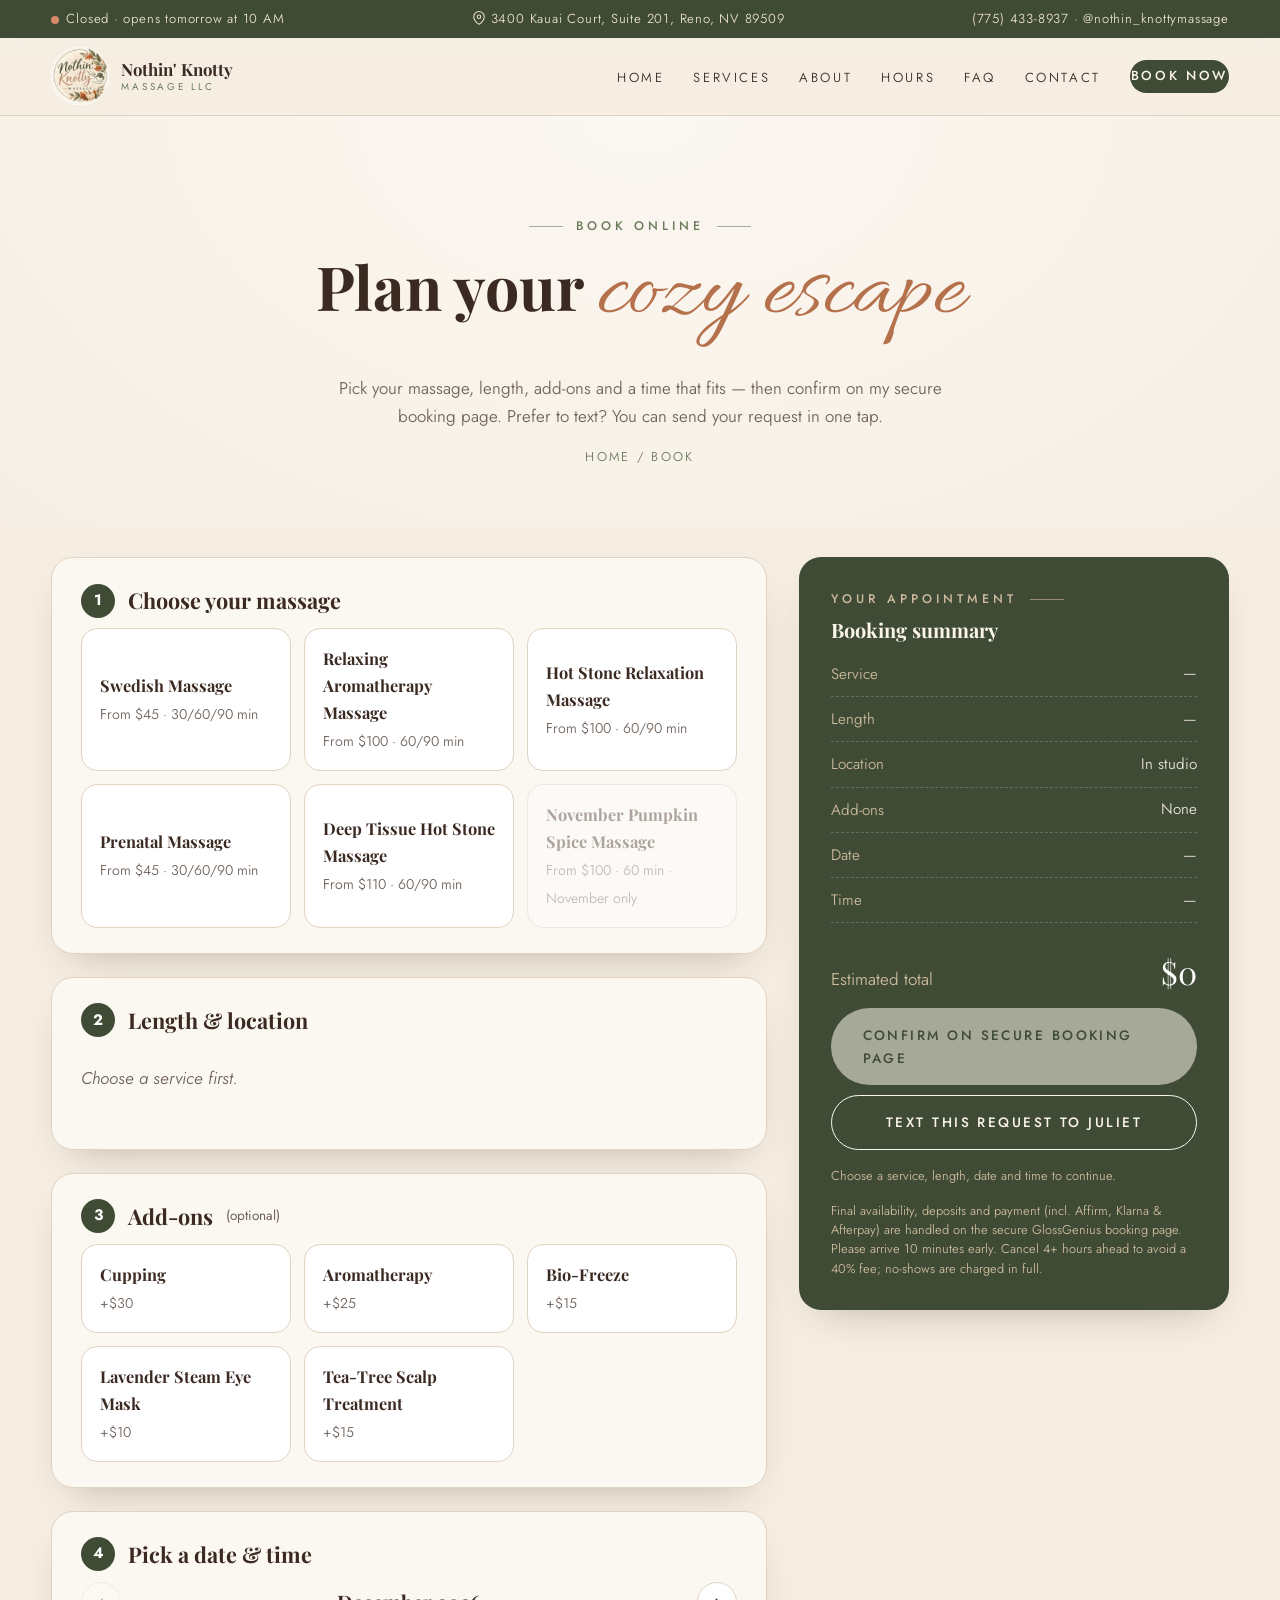
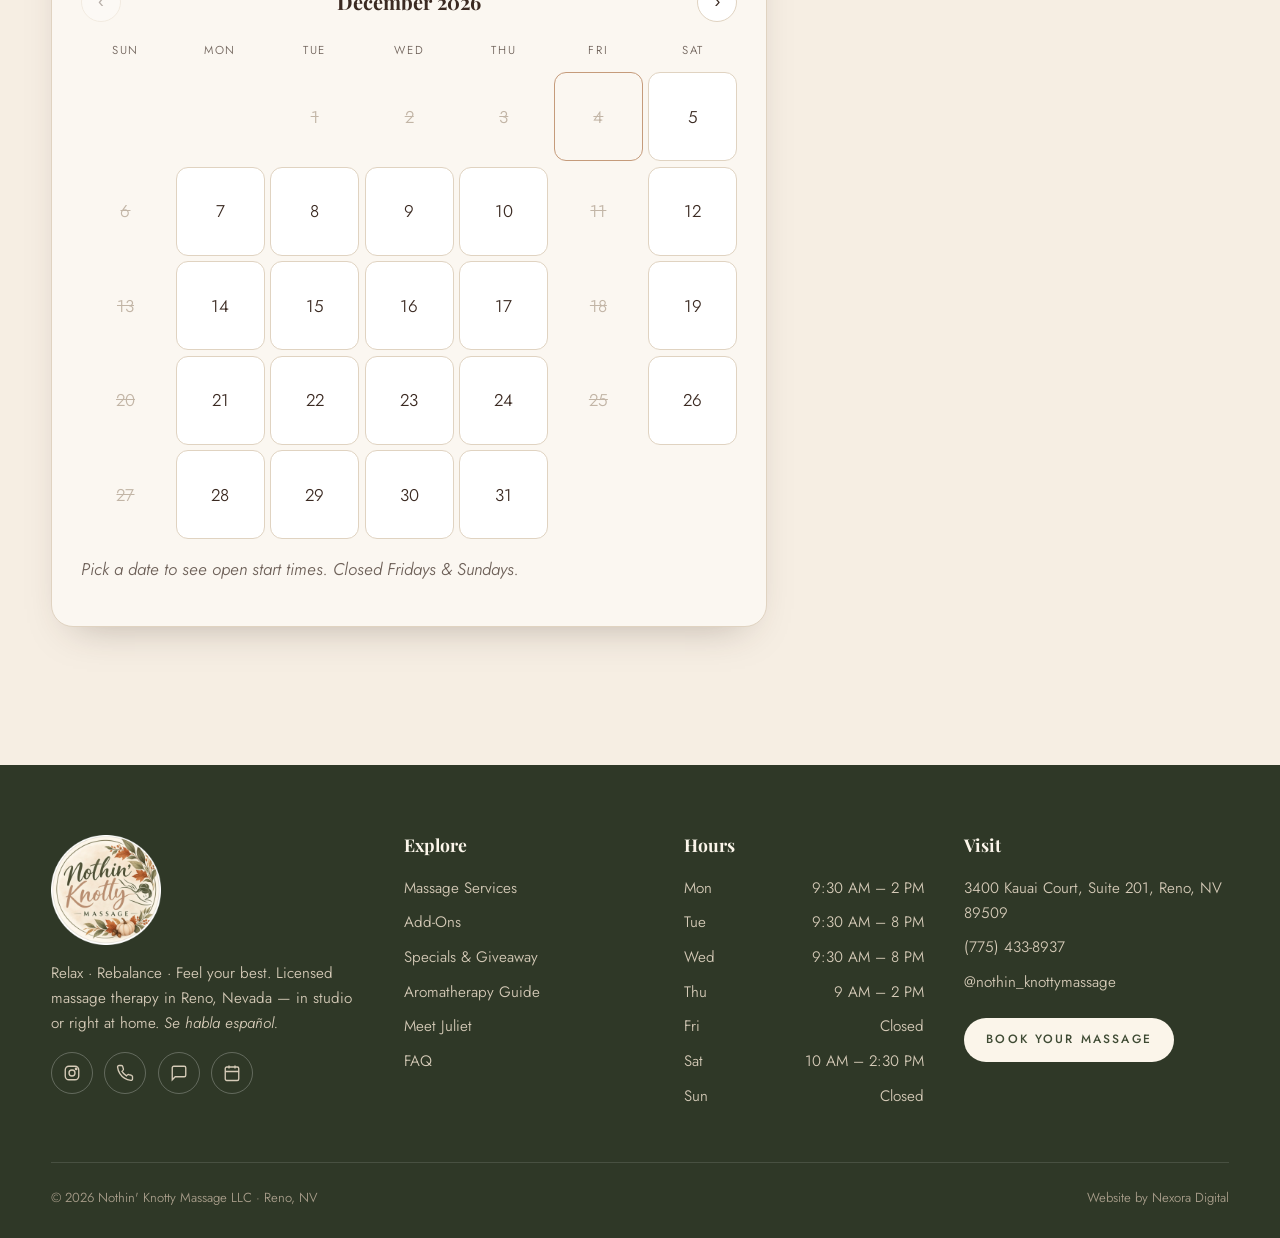
<file: booking.html>
<!DOCTYPE html>
<html lang="en">
<head>
  <meta charset="UTF-8">
  <meta name="viewport" content="width=device-width, initial-scale=1">
  <title>Book a Massage | Nothin' Knotty Massage LLC — Reno, NV</title>
  <meta name="description" content="Book Swedish, aromatherapy, hot stone, deep tissue or prenatal massage in Reno, NV. Choose your service, add-ons, date and time.">
  <meta property="og:title" content="Nothin' Knotty Massage LLC | Reno, NV">
  <meta property="og:description" content="Relax · Rebalance · Feel your best. Massage therapy in Reno — in studio or at home.">
  <meta property="og:image" content="images/logo.png">
  <meta property="og:type" content="website">
  <meta name="theme-color" content="#3f4b34">
  <link rel="icon" type="image/png" href="images/favicon.png">
  <link rel="apple-touch-icon" href="images/apple-touch-icon.png">
  <link rel="preconnect" href="https://fonts.googleapis.com">
  <link rel="preconnect" href="https://fonts.gstatic.com" crossorigin>
  <link href="https://fonts.googleapis.com/css2?family=Allura&family=Jost:wght@300;400;500;600&family=Playfair+Display:ital,wght@0,500;0,700;1,500&display=swap" rel="stylesheet">
  <link rel="stylesheet" href="css/styles.css">
  </head>
<body data-page="book">
  <header id="site-header"></header>
  <main>

    <section class="page-hero">
      <div class="container">
        <div class="eyebrow">Book Online</div>
        <h1>Plan your <span class="script">cozy escape</span></h1>
        <p>Pick your massage, length, add-ons and a time that fits — then confirm on my secure booking page. Prefer to text? You can send your request in one tap.</p>
        <div class="crumbs"><a href="index.html">Home</a> / Book</div>
      </div>
    </section>
    <section class="section" style="padding-top:30px">
      <div class="container book-wrap">
        <div>
          <div class="step"><h3><span class="n">1</span>Choose your massage</h3><div class="opt-grid" id="opt-services"></div></div>
          <div class="step"><h3><span class="n">2</span>Length &amp; location</h3>
            <div class="opt-grid" id="opt-length"></div>
            <div class="opt-grid" id="opt-location" style="margin-top:.9rem"></div>
          </div>
          <div class="step"><h3><span class="n">3</span>Add-ons <small style="font-family:var(--sans);font-size:.85rem;color:var(--muted);font-weight:400">(optional)</small></h3><div class="opt-grid" id="opt-addons"></div></div>
          <div class="step"><h3><span class="n">4</span>Pick a date &amp; time</h3>
            <div class="cal">
              <div class="cal-head"><button id="cal-prev" aria-label="Previous month">‹</button><b id="cal-title"></b><button id="cal-next" aria-label="Next month">›</button></div>
              <div class="cal-grid" id="cal-grid"></div>
              <div id="slots"></div>
            </div>
          </div>
        </div>
        <aside class="summary">
          <div class="eyebrow left" style="color:#cdbb9f">Your appointment</div>
          <h3>Booking summary</h3>
          <dl id="summary-list"></dl>
          <div style="display:flex;justify-content:space-between;align-items:baseline"><span style="color:#cdbb9f">Estimated total</span><span class="total" id="summary-total">$0</span></div>
          <a id="go-book" class="btn btn-light" href="#" target="_blank" rel="noopener">Confirm on secure booking page</a>
          <a id="text-book" class="btn" style="border-color:#fbf5ea;color:#fbf5ea" href="#">Text this request to Juliet</a>
          <small id="summary-hint"></small>
          <small>Final availability, deposits and payment (incl. Affirm, Klarna &amp; Afterpay) are handled on the secure GlossGenius booking page. Please arrive 10 minutes early. Cancel 4+ hours ahead to avoid a 40% fee; no-shows are charged in full.</small>
        </aside>
      </div>
    </section>
  </main>
  <div id="site-footer"></div>
  <script src="js/main.js"></script>
  <script src="js/booking.js"></script>
</body>
</html>
</file>
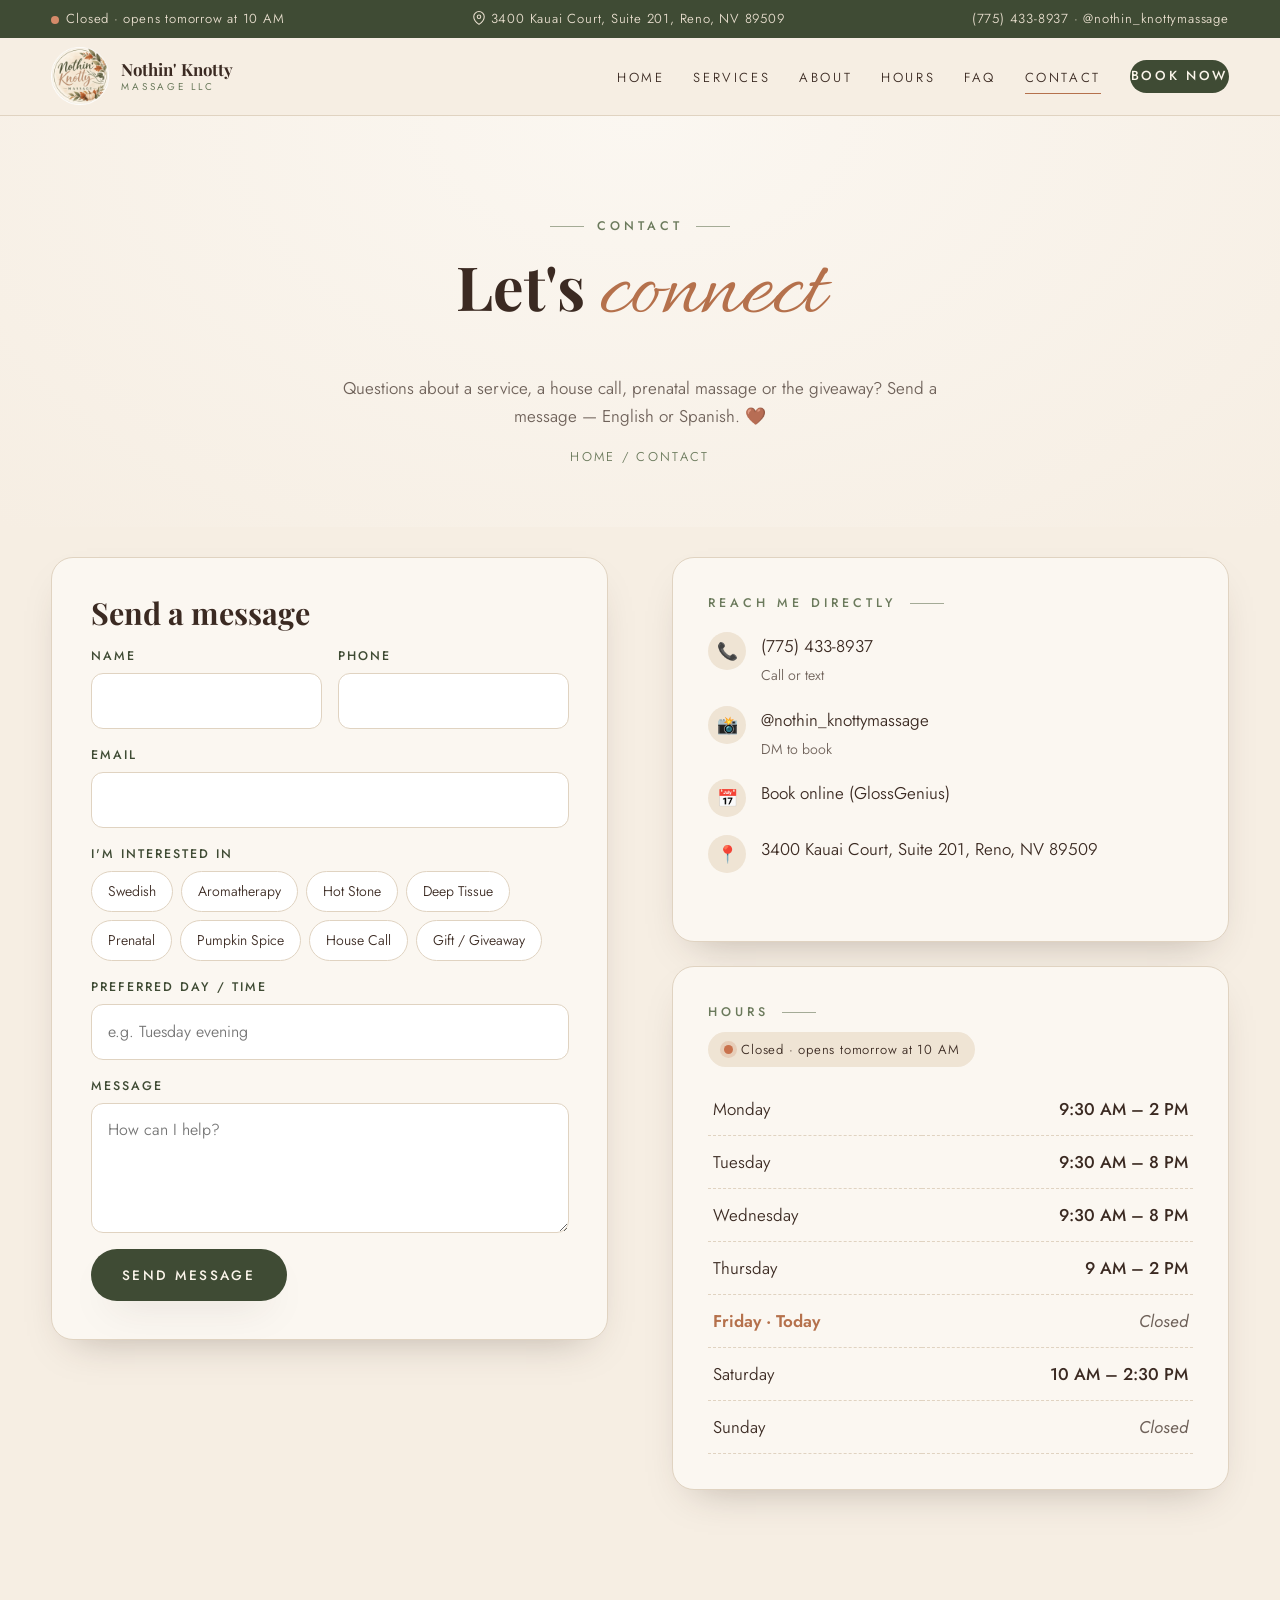
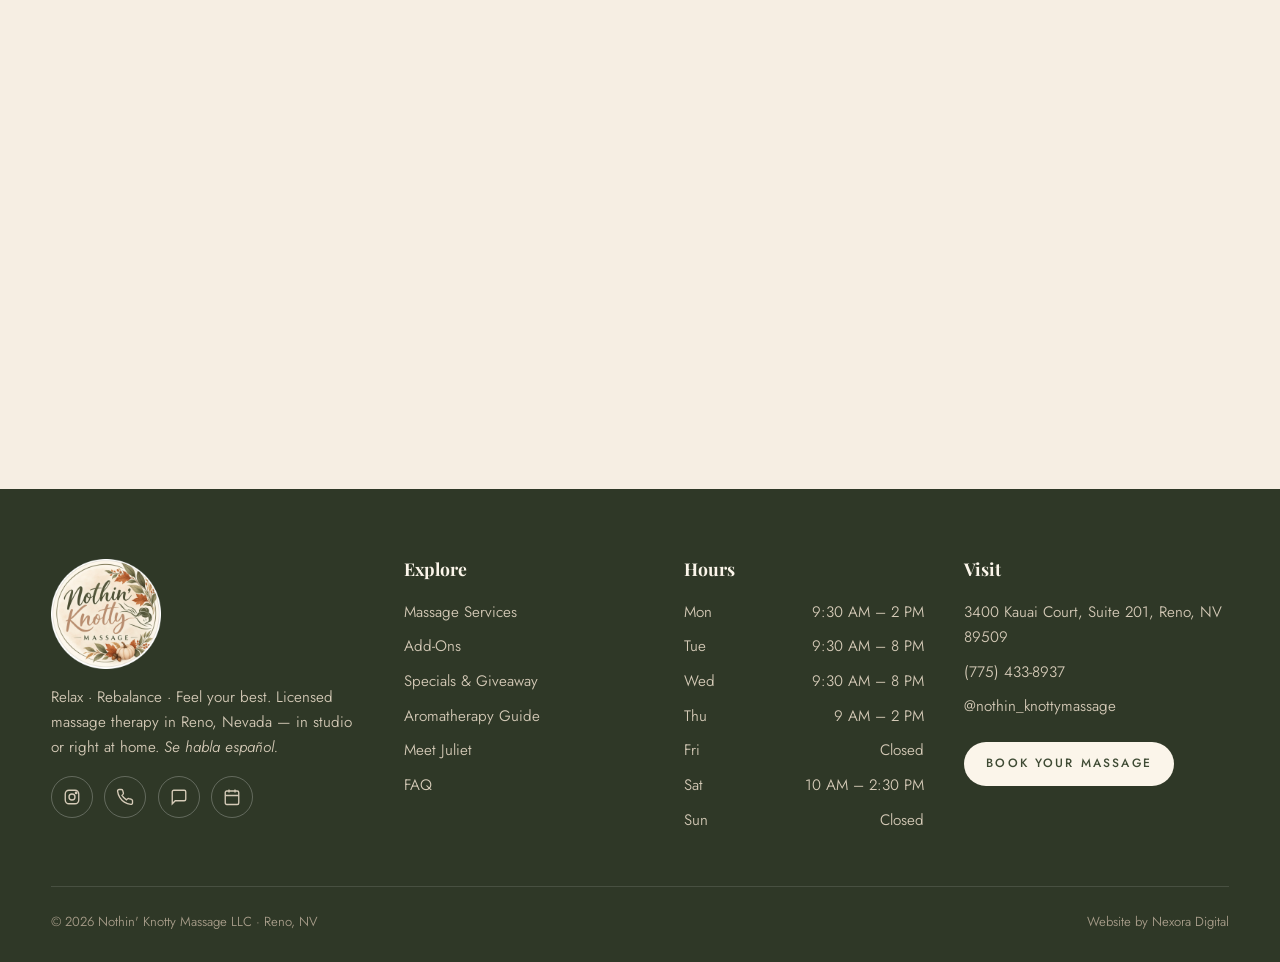
<file: contact.html>
<!DOCTYPE html>
<html lang="en">
<head>
  <meta charset="UTF-8">
  <meta name="viewport" content="width=device-width, initial-scale=1">
  <title>Contact | Nothin' Knotty Massage LLC — Reno, NV</title>
  <meta name="description" content="Contact Nothin' Knotty Massage in Reno, NV. Call or text (775) 433-8937 or DM @nothin_knottymassage.">
  <meta property="og:title" content="Nothin' Knotty Massage LLC | Reno, NV">
  <meta property="og:description" content="Relax · Rebalance · Feel your best. Massage therapy in Reno — in studio or at home.">
  <meta property="og:image" content="images/logo.png">
  <meta property="og:type" content="website">
  <meta name="theme-color" content="#3f4b34">
  <link rel="icon" type="image/png" href="images/favicon.png">
  <link rel="apple-touch-icon" href="images/apple-touch-icon.png">
  <link rel="preconnect" href="https://fonts.googleapis.com">
  <link rel="preconnect" href="https://fonts.gstatic.com" crossorigin>
  <link href="https://fonts.googleapis.com/css2?family=Allura&family=Jost:wght@300;400;500;600&family=Playfair+Display:ital,wght@0,500;0,700;1,500&display=swap" rel="stylesheet">
  <link rel="stylesheet" href="css/styles.css">
  </head>
<body data-page="contact">
  <header id="site-header"></header>
  <main>

    <section class="page-hero">
      <div class="container">
        <div class="eyebrow">Contact</div>
        <h1>Let's <span class="script">connect</span></h1>
        <p>Questions about a service, a house call, prenatal massage or the giveaway? Send a message — English or Spanish. 🤎</p>
        <div class="crumbs"><a href="index.html">Home</a> / Contact</div>
      </div>
    </section>
    <section class="section" style="padding-top:30px">
      <div class="container split" style="align-items:start">
        <form class="form reveal" id="contact-form" novalidate>
          <h2 style="font-size:1.9rem">Send a message</h2>
          <div class="row">
            <div class="field"><label for="name">Name</label><input id="name" name="name" required autocomplete="name"></div>
            <div class="field"><label for="phone">Phone</label><input id="phone" name="phone" type="tel" autocomplete="tel"></div>
          </div>
          <div class="field"><label for="email">Email</label><input id="email" name="email" type="email" autocomplete="email"></div>
          <div class="field"><label>I'm interested in</label>
            <div class="chips">
              <button type="button" class="chip">Swedish</button><button type="button" class="chip">Aromatherapy</button><button type="button" class="chip">Hot Stone</button><button type="button" class="chip">Deep Tissue</button><button type="button" class="chip">Prenatal</button><button type="button" class="chip">Pumpkin Spice</button><button type="button" class="chip">House Call</button><button type="button" class="chip">Gift / Giveaway</button>
            </div>
            <input type="hidden" id="interest" name="interest">
          </div>
          <div class="field"><label for="preferred">Preferred day / time</label><input id="preferred" name="preferred" placeholder="e.g. Tuesday evening"></div>
          <div class="field"><label for="message">Message</label><textarea id="message" name="message" required placeholder="How can I help?"></textarea></div>
          <input class="hp" name="website" tabindex="-1" autocomplete="off" aria-hidden="true">
          <button class="btn btn-primary" type="submit">Send Message</button>
          <div class="form-msg" role="status"></div>
        </form>
        <div class="reveal">
          <div class="hours-card" style="margin-bottom:1.5rem">
            <div class="eyebrow left">Reach me directly</div>
            <ul class="info-list">
              <li><span class="i">📞</span><span><a href="tel:+17754338937">(775) 433-8937</a><br><small style="color:var(--muted)">Call or text</small></span></li>
              <li><span class="i">📸</span><span><a href="https://www.instagram.com/nothin_knottymassage/" target="_blank" rel="noopener">@nothin_knottymassage</a><br><small style="color:var(--muted)">DM to book</small></span></li>
              <li><span class="i">📅</span><a href="https://nothinknottymassage.glossgenius.com/services" target="_blank" rel="noopener">Book online (GlossGenius)</a></li>
              <li><span class="i">📍</span><a href="https://www.google.com/maps/search/?api=1&query=3400+Kauai+Court+201+Reno+NV+89509" target="_blank" rel="noopener">3400 Kauai Court, Suite 201, Reno, NV 89509</a></li>
            </ul>
          </div>
          <div class="hours-card">
            <div class="eyebrow left">Hours</div>
            <div class="status-pill"><i></i>…</div>
            <table class="hours-table"><tbody data-hours-table></tbody></table>
          </div>
        </div>
      </div>
    </section>
    <section class="section bg-paper" style="padding-top:0;background:transparent">
      <div class="container"><iframe class="map" style="min-height:360px" title="Map to Nothin' Knotty Massage" loading="lazy" src="https://www.google.com/maps?q=3400+Kauai+Court+201+Reno+NV+89509&output=embed"></iframe></div>
    </section>
  </main>
  <div id="site-footer"></div>
  <script src="js/main.js"></script>
</body>
</html>
</file>
<file: css/styles.css>
/* Nothin' Knotty Massage LLC — site styles (Nexora Digital) */
:root{
  --cream:#f6eee3;
  --cream-2:#efe4d4;
  --paper:#fbf7f1;
  --sage:#6b7a5c;
  --olive:#3f4b34;
  --olive-2:#4f5d42;
  --tan:#c59b7b;
  --clay:#b5714c;
  --brown:#3b2a22;
  --muted:#6f625a;
  --line:#e0d3c1;
  --shadow:0 18px 40px -22px rgba(59,42,34,.35);
  --radius:22px;
  --serif:"Playfair Display",Georgia,serif;
  --sans:"Jost",system-ui,-apple-system,Segoe UI,sans-serif;
  --script:"Allura","Great Vibes",cursive;
}
*{box-sizing:border-box}
html{scroll-behavior:smooth}
html,body{overflow-x:clip}
body{margin:0;font-family:var(--sans);color:var(--brown);background:var(--cream);font-size:17px;line-height:1.65;font-weight:350;-webkit-font-smoothing:antialiased}
img{max-width:100%;display:block}
a{color:inherit}
h1,h2,h3,h4{font-family:var(--serif);font-weight:700;line-height:1.15;margin:0 0 .5em;color:var(--brown)}
p{margin:0 0 1em}
.container{width:min(1180px,92vw);margin-inline:auto}
.script{font-family:var(--script);font-weight:400;color:var(--clay);font-size:1.6em;line-height:1}
.eyebrow{font-family:var(--sans);letter-spacing:.32em;text-transform:uppercase;font-size:.78rem;color:var(--sage);font-weight:500;display:flex;align-items:center;gap:.8rem;justify-content:center;margin-bottom:.6rem}
.eyebrow::before,.eyebrow::after{content:"";width:34px;height:1px;background:currentColor;opacity:.6}
.eyebrow.left{justify-content:flex-start}
.eyebrow.left::before{display:none}
.section{padding:clamp(70px,9vw,120px) 0;position:relative}
.section-head{text-align:center;max-width:720px;margin:0 auto 3rem}
.section-head h2{font-size:clamp(2rem,4.2vw,3rem)}
.section-head p{color:var(--muted)}
.bg-paper{background:var(--paper)}
.bg-olive{background:var(--olive);color:#efe7da}
.bg-olive h2,.bg-olive h3{color:#fbf5ea}
.bg-olive .eyebrow{color:#cdbb9f}

/* Buttons */
.btn{display:inline-flex;align-items:center;justify-content:center;gap:.55rem;padding:.95rem 1.9rem;border-radius:999px;font-family:var(--sans);font-size:.85rem;letter-spacing:.18em;text-transform:uppercase;text-decoration:none;font-weight:500;border:1.5px solid transparent;cursor:pointer;transition:transform .25s ease,background .25s,color .25s,box-shadow .25s}
.btn:hover{transform:translateY(-2px)}
.btn-primary{background:var(--olive);color:#fbf5ea;box-shadow:var(--shadow)}
.btn-primary:hover{background:var(--olive-2)}
.btn-clay{background:var(--clay);color:#fff}
.btn-clay:hover{background:#a2603d}
.btn-ghost{border-color:var(--olive);color:var(--olive);background:transparent}
.btn-ghost:hover{background:var(--olive);color:#fbf5ea}
.btn-light{background:#fbf5ea;color:var(--olive)}
.btn-sm{padding:.7rem 1.3rem;font-size:.75rem}

/* Top bar + nav */
.topbar{background:var(--olive);color:#e9dfcf;font-size:.82rem;letter-spacing:.06em}
.topbar .container{display:flex;justify-content:space-between;align-items:center;gap:1rem;padding:.5rem 0;flex-wrap:wrap}
.topbar a{text-decoration:none}
.topbar .dot{display:inline-block;width:8px;height:8px;border-radius:50%;background:#9fb37f;margin-right:.45rem;vertical-align:middle}
.topbar .dot.closed{background:#d58b6a}
.nav{position:sticky;top:0;z-index:50;background:rgba(246,238,227,.92);backdrop-filter:blur(10px);border-bottom:1px solid var(--line)}
.nav .container{display:flex;align-items:center;justify-content:space-between;gap:1rem;padding:.6rem 0}
.brand{display:flex;align-items:center;gap:.75rem;text-decoration:none}
.brand img{width:58px;height:58px}
.brand span{font-family:var(--serif);font-size:1.05rem;font-weight:700;line-height:1.1}
.brand small{display:block;font-family:var(--sans);font-weight:400;letter-spacing:.28em;font-size:.62rem;color:var(--sage);text-transform:uppercase;margin-top:3px}
.nav-links{display:flex;align-items:center;gap:1.8rem;list-style:none;margin:0;padding:0}
.nav-links a{text-decoration:none;font-size:.82rem;letter-spacing:.2em;text-transform:uppercase;position:relative;padding:.3rem 0}
.nav-links a:not(.btn)::after{content:"";position:absolute;left:0;bottom:-2px;width:0;height:1.5px;background:var(--clay);transition:width .3s}
.nav-links a:not(.btn):hover::after,.nav-links a.active::after{width:100%}
.nav-toggle{display:none;background:none;border:0;cursor:pointer;width:44px;height:44px;padding:10px}
.nav-toggle span{display:block;height:2px;background:var(--brown);margin:5px 0;transition:.3s}
@media (max-width:960px){
  .nav{backdrop-filter:none;background:var(--cream)}
  .nav-toggle{display:block;position:relative;z-index:2}
  .nav-links{height:100vh;height:100dvh;overflow-y:auto}
  .nav-links{position:fixed;inset:0 0 0 auto;width:min(320px,85vw);background:var(--paper);flex-direction:column;align-items:flex-start;padding:6rem 2rem 2rem;gap:1.4rem;transform:translateX(100%);transition:transform .35s ease;box-shadow:-20px 0 40px -20px rgba(0,0,0,.25)}
  .nav-links.open{transform:none}
  .nav-toggle.open span:nth-child(1){transform:translateY(7px) rotate(45deg)}
  .nav-toggle.open span:nth-child(2){opacity:0}
  .nav-toggle.open span:nth-child(3){transform:translateY(-7px) rotate(-45deg)}
  .topbar .hide-sm{display:none}
}

/* Hero */
.hero{position:relative;overflow:hidden;padding:clamp(50px,7vw,90px) 0 clamp(70px,9vw,120px)}
.hero .container{display:grid;grid-template-columns:1.05fr .95fr;gap:3rem;align-items:center}
.hero h1{font-size:clamp(2.6rem,5.6vw,4.4rem);letter-spacing:-.01em}
.hero h1 .script{display:block;font-size:1.15em;margin-top:.15em}
.hero p.lead{font-size:1.15rem;color:var(--muted);max-width:520px}
.hero-ctas{display:flex;gap:1rem;flex-wrap:wrap;margin:1.8rem 0}
.hero-badges{display:flex;gap:1.6rem;flex-wrap:wrap;font-size:.85rem;letter-spacing:.08em;color:var(--olive)}
.hero-badges span{display:flex;align-items:center;gap:.45rem}
.hero-art{position:relative;display:grid;place-items:center}
.hero-arch{width:min(440px,90%);aspect-ratio:3/4;border-radius:999px 999px 26px 26px;overflow:hidden;background:var(--cream-2);box-shadow:var(--shadow);border:10px solid var(--paper);outline:1px solid var(--tan);outline-offset:8px}
.hero-arch img{width:100%;height:100%;object-fit:cover;object-position:center 22%}
.hero-logo{position:absolute;left:-10px;bottom:-24px;width:170px;filter:drop-shadow(0 14px 22px rgba(59,42,34,.25));animation:float 6s ease-in-out infinite}
.leaf{position:absolute;pointer-events:none;opacity:.55}
@keyframes float{0%,100%{transform:translateY(0) rotate(-3deg)}50%{transform:translateY(-10px) rotate(2deg)}}
@media (max-width:900px){.hero .container{grid-template-columns:1fr;text-align:center}.hero p.lead{margin-inline:auto}.hero-ctas,.hero-badges{justify-content:center}.hero .eyebrow.left{justify-content:center}.hero-logo{width:120px;left:4%}}

/* Marquee */
.marquee{background:var(--olive);color:#efe2cd;overflow:hidden;white-space:nowrap;padding:.9rem 0;font-family:var(--serif);font-style:italic;font-size:1.15rem}
.marquee-track{display:inline-flex;gap:2.5rem;animation:scroll 32s linear infinite}
.marquee-track span::after{content:"✦";margin-left:2.5rem;color:var(--tan);font-style:normal}
@keyframes scroll{to{transform:translateX(-50%)}}

/* Service arch cards */
.services-grid{display:grid;grid-template-columns:repeat(3,1fr);gap:2rem}
@media (max-width:980px){.services-grid{grid-template-columns:repeat(2,1fr)}}
@media (max-width:640px){.services-grid{grid-template-columns:1fr}}
.svc{position:relative;background:var(--paper);border-radius:999px 999px var(--radius) var(--radius);overflow:hidden;box-shadow:var(--shadow);display:flex;flex-direction:column;border:1px solid var(--line);transition:transform .35s ease,box-shadow .35s}
.svc:hover{transform:translateY(-6px);box-shadow:0 28px 50px -24px rgba(59,42,34,.45)}
.svc-img{height:240px;overflow:hidden;background:var(--cream-2)}
.svc-img img{width:100%;height:100%;object-fit:cover;object-position:top center;transition:transform .6s}
.svc:hover .svc-img img{transform:scale(1.05)}
.svc-body{position:relative;margin-top:-58px;background:var(--paper);border-radius:50% 50% 0 0/58px 58px 0 0;padding:2.3rem 1.6rem 1.8rem;text-align:center;flex:1;display:flex;flex-direction:column}
.svc-body h3{font-size:1.55rem}
.svc-body p{color:var(--muted);font-size:.96rem}
.price-table{list-style:none;padding:0;margin:.4rem 0 1.2rem;border-top:1px dashed var(--line)}
.price-table li{display:flex;justify-content:space-between;padding:.45rem .2rem;border-bottom:1px dashed var(--line);font-size:.95rem}
.price-table b{font-family:var(--serif);font-size:1.05rem}
.svc .btn{margin-top:auto;align-self:center}
.tag{position:absolute;top:18px;right:18px;z-index:2;background:var(--clay);color:#fff;font-size:.68rem;letter-spacing:.18em;text-transform:uppercase;padding:.35rem .8rem;border-radius:999px}
.tag.green{background:var(--olive)}
.note{font-size:.9rem;color:var(--muted);text-align:center;margin-top:2rem}
.bnpl{font-size:.82rem;color:var(--muted);margin:-.4rem 0 1rem}

/* Add-ons */
.addons{display:grid;grid-template-columns:repeat(5,1fr);gap:1.2rem}
@media (max-width:1000px){.addons{grid-template-columns:repeat(3,1fr)}}
@media (max-width:620px){.addons{grid-template-columns:1fr 1fr}}
.addon{background:var(--paper);border:1px solid var(--line);border-radius:var(--radius);padding:1.6rem 1.2rem;text-align:center;transition:transform .3s}
.addon:hover{transform:translateY(-4px)}
.addon .ico{width:62px;height:62px;border-radius:50%;background:var(--cream-2);display:grid;place-items:center;margin:0 auto .9rem;font-size:1.6rem}
.addon h4{font-size:1.05rem;margin-bottom:.2rem}
.addon .amt{font-family:var(--serif);color:var(--clay);font-size:1.3rem;font-weight:700}
.addon p{font-size:.86rem;color:var(--muted);margin:.4rem 0 0}

/* Split / features */
.split{display:grid;grid-template-columns:1fr 1fr;gap:clamp(2rem,5vw,4.5rem);align-items:center}
@media (max-width:880px){.split{grid-template-columns:1fr}}
.frame{border-radius:var(--radius);overflow:hidden;box-shadow:var(--shadow);border:8px solid var(--paper)}
.checks{list-style:none;padding:0;margin:1.2rem 0 1.8rem}
.checks li{padding:.45rem 0 .45rem 2rem;position:relative}
.checks li::before{content:"";position:absolute;left:0;top:.85rem;width:18px;height:18px;border-radius:50%;background:var(--sage) url("data:image/svg+xml,%3Csvg xmlns='http://www.w3.org/2000/svg' viewBox='0 0 24 24' fill='none' stroke='white' stroke-width='3'%3E%3Cpath d='M5 12l5 5L20 7'/%3E%3C/svg%3E") center/11px no-repeat}

/* Promo cards */
.promos{display:grid;grid-template-columns:1fr 1fr;gap:2rem}
@media (max-width:800px){.promos{grid-template-columns:1fr}}
.promo{display:grid;grid-template-columns:.9fr 1.1fr;background:var(--paper);border-radius:var(--radius);overflow:hidden;box-shadow:var(--shadow);border:1px solid var(--line)}
.promo img{width:100%;height:100%;object-fit:contain;background:var(--cream-2)}
.promo>a{display:block;background:var(--cream-2)}
.promo .inner{padding:2rem 1.8rem;display:flex;flex-direction:column;justify-content:center}
.promo h3{font-size:1.6rem}
.promo .countdown{display:flex;gap:.6rem;margin:.6rem 0 1.2rem}
.promo .countdown div{background:var(--cream-2);border-radius:12px;padding:.5rem .7rem;text-align:center;min-width:58px}
.promo .countdown b{display:block;font-family:var(--serif);font-size:1.3rem}
.promo .countdown small{font-size:.65rem;letter-spacing:.15em;text-transform:uppercase;color:var(--muted)}
@media (max-width:520px){.promo{grid-template-columns:1fr}.promo img{max-height:360px;width:100%}}

/* Aromatherapy oils */
.oils{display:grid;grid-template-columns:repeat(5,1fr);gap:1rem}
@media (max-width:1000px){.oils{grid-template-columns:repeat(3,1fr)}}
@media (max-width:560px){.oils{grid-template-columns:1fr 1fr}}
.oil{background:rgba(255,255,255,.06);border:1px solid rgba(255,255,255,.14);border-radius:18px;padding:1.2rem 1rem;cursor:pointer;transition:background .3s,transform .3s;text-align:center;color:inherit;font:inherit}
.oil:hover,.oil.active{background:rgba(255,255,255,.14);transform:translateY(-3px)}
.oil .em{font-size:1.8rem;display:block;margin-bottom:.3rem}
.oil h4{color:#fbf5ea;font-size:1.05rem;margin:0}
.oil small{color:#cdbb9f;letter-spacing:.06em;font-size:.78rem}
.oil-detail{margin-top:2rem;background:#fbf5ea;color:var(--brown);border-radius:var(--radius);padding:1.8rem 2rem;display:grid;grid-template-columns:auto 1fr auto;gap:1.5rem;align-items:center}
.oil-detail .em{font-size:3rem}
.oil-detail h3{color:var(--brown);margin-bottom:.2rem}
.oil-detail p{margin:0;color:var(--muted)}
@media (max-width:700px){.oil-detail{grid-template-columns:1fr;text-align:center}}

/* Hours */
.hours-card{background:var(--paper);border-radius:var(--radius);padding:2.2rem;box-shadow:var(--shadow);border:1px solid var(--line)}
.hours-table{width:100%;border-collapse:collapse}
.hours-table td{padding:.75rem .3rem;border-bottom:1px dashed var(--line)}
.hours-table td:last-child{text-align:right;font-weight:500}
.hours-table tr.today td{color:var(--clay);font-weight:600}
.hours-table tr.closed td:last-child{color:var(--muted);font-style:italic;font-weight:400}
.status-pill{display:inline-flex;align-items:center;gap:.5rem;background:var(--cream-2);border-radius:999px;padding:.4rem 1rem;font-size:.82rem;letter-spacing:.06em;margin-bottom:1rem}
.status-pill i{width:9px;height:9px;border-radius:50%;background:#7f9a5d;box-shadow:0 0 0 4px rgba(127,154,93,.2)}
.status-pill.closed i{background:#c9724d;box-shadow:0 0 0 4px rgba(201,114,77,.2)}
.map{border:0;width:100%;height:100%;min-height:380px;border-radius:var(--radius);filter:sepia(.25) saturate(.85)}
.info-list{list-style:none;padding:0;margin:0 0 1.5rem}
.info-list li{display:flex;gap:.9rem;padding:.55rem 0;align-items:flex-start}
.info-list .i{width:38px;height:38px;flex:none;border-radius:50%;background:var(--cream-2);display:grid;place-items:center;color:var(--olive)}
.info-list a{text-decoration:none}
.info-list a:hover{color:var(--clay)}
.policy{background:var(--cream-2);border-left:4px solid var(--clay);padding:1.2rem 1.4rem;border-radius:0 14px 14px 0;font-size:.95rem}

/* Instagram */
.ig-grid{display:grid;grid-template-columns:repeat(4,1fr);gap:1rem}
@media (max-width:860px){.ig-grid{grid-template-columns:repeat(2,1fr)}}
.ig-grid a{position:relative;aspect-ratio:1;overflow:hidden;border-radius:16px;display:block}
.ig-grid img{width:100%;height:100%;object-fit:cover;transition:transform .6s}
.ig-grid a::after{content:"View on Instagram";position:absolute;inset:0;display:grid;place-items:center;background:rgba(63,75,52,.65);color:#fff;letter-spacing:.14em;text-transform:uppercase;font-size:.75rem;opacity:0;transition:opacity .3s}
.ig-grid a:hover::after{opacity:1}
.ig-grid a:hover img{transform:scale(1.06)}
.ig-handle{display:inline-flex;align-items:center;gap:.6rem;font-family:var(--serif);font-size:1.3rem;text-decoration:none;color:var(--olive)}

/* FAQ */
.faq{max-width:860px;margin:0 auto}
.faq details{background:var(--paper);border:1px solid var(--line);border-radius:16px;margin-bottom:.9rem;overflow:hidden}
.faq summary{list-style:none;cursor:pointer;padding:1.2rem 3.4rem 1.2rem 1.5rem;font-family:var(--serif);font-size:1.12rem;font-weight:600;position:relative}
.faq summary::-webkit-details-marker{display:none}
.faq summary::after{content:"+";position:absolute;right:1.4rem;top:50%;transform:translateY(-50%);width:30px;height:30px;border-radius:50%;background:var(--cream-2);display:grid;place-items:center;font-family:var(--sans);font-weight:400;transition:transform .3s,background .3s}
.faq details[open] summary::after{transform:translateY(-50%) rotate(45deg);background:var(--tan);color:#fff}
.faq .ans{padding:0 1.5rem 1.3rem;color:var(--muted)}

/* Forms */
.form{background:var(--paper);border-radius:var(--radius);padding:clamp(1.6rem,3vw,2.6rem);box-shadow:var(--shadow);border:1px solid var(--line)}
.form .row{display:grid;grid-template-columns:1fr 1fr;gap:1rem}
@media (max-width:600px){.form .row{grid-template-columns:1fr}}
.field{display:flex;flex-direction:column;margin-bottom:1rem}
.field label{font-size:.78rem;letter-spacing:.16em;text-transform:uppercase;color:var(--olive);margin-bottom:.4rem;font-weight:500}
.field input,.field select,.field textarea{font:inherit;font-size:1rem;padding:.85rem 1rem;border:1px solid var(--line);border-radius:12px;background:#fff;color:var(--brown);transition:border .2s,box-shadow .2s}
.field input:focus,.field select:focus,.field textarea:focus{outline:none;border-color:var(--sage);box-shadow:0 0 0 4px rgba(107,122,92,.15)}
.field textarea{min-height:130px;resize:vertical}
.chips{display:flex;flex-wrap:wrap;gap:.5rem}
.chip{border:1px solid var(--line);background:#fff;border-radius:999px;padding:.5rem 1rem;font:inherit;font-size:.88rem;cursor:pointer;color:var(--brown);transition:.2s}
.chip.on,.chip:hover{background:var(--olive);color:#fff;border-color:var(--olive)}
.form-msg{display:none;margin-top:1rem;padding:1rem 1.2rem;border-radius:12px;background:#e8eedf;color:var(--olive)}
.form-msg.show{display:block}
.hp{position:absolute;left:-9999px}

/* Booking */
.book-wrap{display:grid;grid-template-columns:1.25fr .75fr;gap:2rem;align-items:start}
@media (max-width:980px){.book-wrap{grid-template-columns:1fr}}
.step{background:var(--paper);border:1px solid var(--line);border-radius:var(--radius);padding:1.6rem 1.8rem;margin-bottom:1.4rem;box-shadow:var(--shadow)}
.step h3{display:flex;align-items:center;gap:.8rem;font-size:1.35rem}
.step h3 .n{width:34px;height:34px;border-radius:50%;background:var(--olive);color:#fff;display:grid;place-items:center;font-family:var(--sans);font-size:.95rem}
.opt-grid{display:grid;grid-template-columns:repeat(auto-fill,minmax(210px,1fr));gap:.8rem}
.opt{border:1.5px solid var(--line);border-radius:16px;padding:1rem 1.1rem;cursor:pointer;background:#fff;text-align:left;font:inherit;color:var(--brown);transition:.2s;position:relative}
.opt:hover{border-color:var(--tan)}
.opt.on{border-color:var(--olive);background:#f1f3ea;box-shadow:0 0 0 3px rgba(79,93,66,.12)}
.opt b{font-family:var(--serif);display:block;font-size:1.02rem}
.opt small{color:var(--muted)}
.opt[disabled]{opacity:.4;cursor:not-allowed}
.cal{user-select:none}
.cal-head{display:flex;justify-content:space-between;align-items:center;margin-bottom:.8rem}
.cal-head b{font-family:var(--serif);font-size:1.25rem}
.cal-head button{width:40px;height:40px;border-radius:50%;border:1px solid var(--line);background:#fff;cursor:pointer;font-size:1.1rem;color:var(--brown)}
.cal-head button:disabled{opacity:.35;cursor:not-allowed}
.cal-grid{display:grid;grid-template-columns:repeat(7,1fr);gap:.35rem;text-align:center}
.cal-grid .dow{font-size:.72rem;letter-spacing:.14em;text-transform:uppercase;color:var(--muted);padding:.4rem 0}
.cal-grid button{aspect-ratio:1;border:0;border-radius:12px;background:#fff;font:inherit;cursor:pointer;color:var(--brown);border:1px solid var(--line);transition:.2s}
.cal-grid button:hover:not(:disabled){border-color:var(--sage)}
.cal-grid button:disabled{background:transparent;color:#c2b5a6;cursor:not-allowed;border-color:transparent;text-decoration:line-through}
.cal-grid button.today{border-color:var(--tan)}
.cal-grid button.sel{background:var(--olive);color:#fff;border-color:var(--olive)}
.slots{display:grid;grid-template-columns:repeat(auto-fill,minmax(96px,1fr));gap:.5rem;margin-top:1rem}
.slots button{padding:.65rem .4rem;border:1px solid var(--line);border-radius:10px;background:#fff;font:inherit;font-size:.92rem;cursor:pointer;color:var(--brown)}
.slots button.on{background:var(--clay);border-color:var(--clay);color:#fff}
.slots-empty{color:var(--muted);font-style:italic;margin-top:1rem}
.summary{position:sticky;top:100px;background:var(--olive);color:#efe7da;border-radius:var(--radius);padding:2rem;box-shadow:var(--shadow)}
.summary h3{color:#fbf5ea}
.summary dl{margin:0 0 1.4rem}
.summary dl div{display:flex;justify-content:space-between;gap:1rem;padding:.6rem 0;border-bottom:1px dashed rgba(255,255,255,.2);font-size:.95rem}
.summary dt{color:#cdbb9f}
.summary dd{margin:0;text-align:right}
.summary .total{font-family:var(--serif);font-size:2rem;color:#fff}
.summary .btn{width:100%;margin-top:.6rem}
.summary small{display:block;color:#cdbb9f;font-size:.8rem;margin-top:1rem;line-height:1.5}

/* Page header */
.page-hero{padding:clamp(60px,8vw,100px) 0 clamp(40px,5vw,60px);text-align:center;position:relative;background:radial-gradient(ellipse at top,var(--paper),var(--cream))}
.page-hero h1{font-size:clamp(2.4rem,5vw,3.8rem)}
.page-hero p{color:var(--muted);max-width:640px;margin:0 auto}
.crumbs{font-size:.8rem;letter-spacing:.18em;text-transform:uppercase;color:var(--sage);margin-top:1rem}
.crumbs a{text-decoration:none}

/* About */
.about-photo{position:relative}
.about-photo .arch{border-radius:999px 999px 24px 24px;overflow:hidden;border:10px solid var(--paper);box-shadow:var(--shadow);aspect-ratio:3/4;outline:1px solid var(--tan);outline-offset:10px}
.about-photo .arch img{width:100%;height:100%;object-fit:cover;object-position:center 20%}
.about-photo .sig{position:absolute;right:-6px;bottom:20px;background:var(--paper);padding:.9rem 1.4rem;border-radius:16px;box-shadow:var(--shadow);text-align:center}
.about-photo .sig .script{font-size:2.4rem;display:block}
.about-photo .sig small{letter-spacing:.2em;text-transform:uppercase;font-size:.65rem;color:var(--sage)}
.fun-facts{display:grid;grid-template-columns:repeat(3,1fr);gap:1.2rem}
@media (max-width:760px){.fun-facts{grid-template-columns:1fr 1fr}}
.fact{background:var(--paper);border:1px solid var(--line);border-radius:var(--radius);padding:1.6rem;text-align:center}
.fact .em{font-size:2rem}
.fact h4{margin:.5rem 0 .3rem;font-size:1.1rem}
.fact p{font-size:.92rem;color:var(--muted);margin:0}
.values{display:grid;grid-template-columns:repeat(3,1fr);gap:1.5rem}
@media (max-width:800px){.values{grid-template-columns:1fr}}
.value{text-align:center;padding:1.4rem}
.value .ring{width:84px;height:84px;margin:0 auto 1rem;border-radius:50%;border:1px solid rgba(255,255,255,.3);display:grid;place-items:center;font-size:2rem}
.value p{color:#d9cdb8}
.lang{display:inline-flex;gap:.5rem;align-items:center;background:var(--cream-2);border-radius:999px;padding:.4rem 1rem;font-size:.85rem;margin-bottom:1rem}

/* CTA band */
.cta-band{text-align:center;background:linear-gradient(rgba(63,75,52,.86),rgba(63,75,52,.92)),url("../images/aromatherapy-guide.jpg") center/cover;color:#f3eadb;padding:clamp(70px,9vw,110px) 0}
.cta-band h2{color:#fff;font-size:clamp(2rem,4.5vw,3.2rem)}
.cta-band .script{color:#e8c9a8}

/* Footer */
footer{background:#2f3827;color:#d6cbb8;padding:70px 0 30px;font-size:.95rem}
.foot-grid{display:grid;grid-template-columns:1.3fr 1fr 1fr 1.1fr;gap:2.5rem}
@media (max-width:900px){.foot-grid{grid-template-columns:1fr 1fr}}
@media (max-width:560px){.foot-grid{grid-template-columns:1fr}}
footer h4{color:#fbf5ea;font-size:1.1rem;margin-bottom:1rem}
footer ul{list-style:none;padding:0;margin:0}
footer li{padding:.3rem 0}
footer a{text-decoration:none}
footer a:hover{color:#e8c9a8}
.foot-logo{width:110px;margin-bottom:1rem}
.socials{display:flex;gap:.7rem;margin-top:1rem}
.socials a{width:42px;height:42px;border-radius:50%;border:1px solid rgba(255,255,255,.25);display:grid;place-items:center;transition:.3s}
.socials a:hover{background:#fbf5ea;color:var(--olive)}
.foot-bottom{border-top:1px solid rgba(255,255,255,.12);margin-top:3rem;padding-top:1.5rem;display:flex;justify-content:space-between;flex-wrap:wrap;gap:1rem;font-size:.82rem;color:#a99e8b}

/* Floating book button */
.float-book{position:fixed;right:18px;bottom:18px;z-index:60;box-shadow:0 14px 30px -10px rgba(0,0,0,.4)}
@media (min-width:961px){.float-book{display:none}}
body[data-page="book"] .float-book{display:none}
@media (max-width:900px){.hero .eyebrow.left::after{display:none}}

/* Lightbox */
.lightbox{position:fixed;inset:0;background:rgba(30,25,20,.88);z-index:100;display:none;place-items:center;padding:4vw}
.lightbox.open{display:grid}
.lightbox img{max-height:90vh;width:auto;border-radius:14px}
.lightbox button{position:absolute;top:18px;right:22px;background:#fbf5ea;border:0;width:44px;height:44px;border-radius:50%;font-size:1.4rem;cursor:pointer}

/* Reveal */
.reveal{opacity:0;transform:translateY(26px);transition:opacity .9s ease,transform .9s ease}
.reveal.in{opacity:1;transform:none}
@media (prefers-reduced-motion:reduce){.reveal{opacity:1;transform:none}.marquee-track,.hero-logo{animation:none}}
</file>
